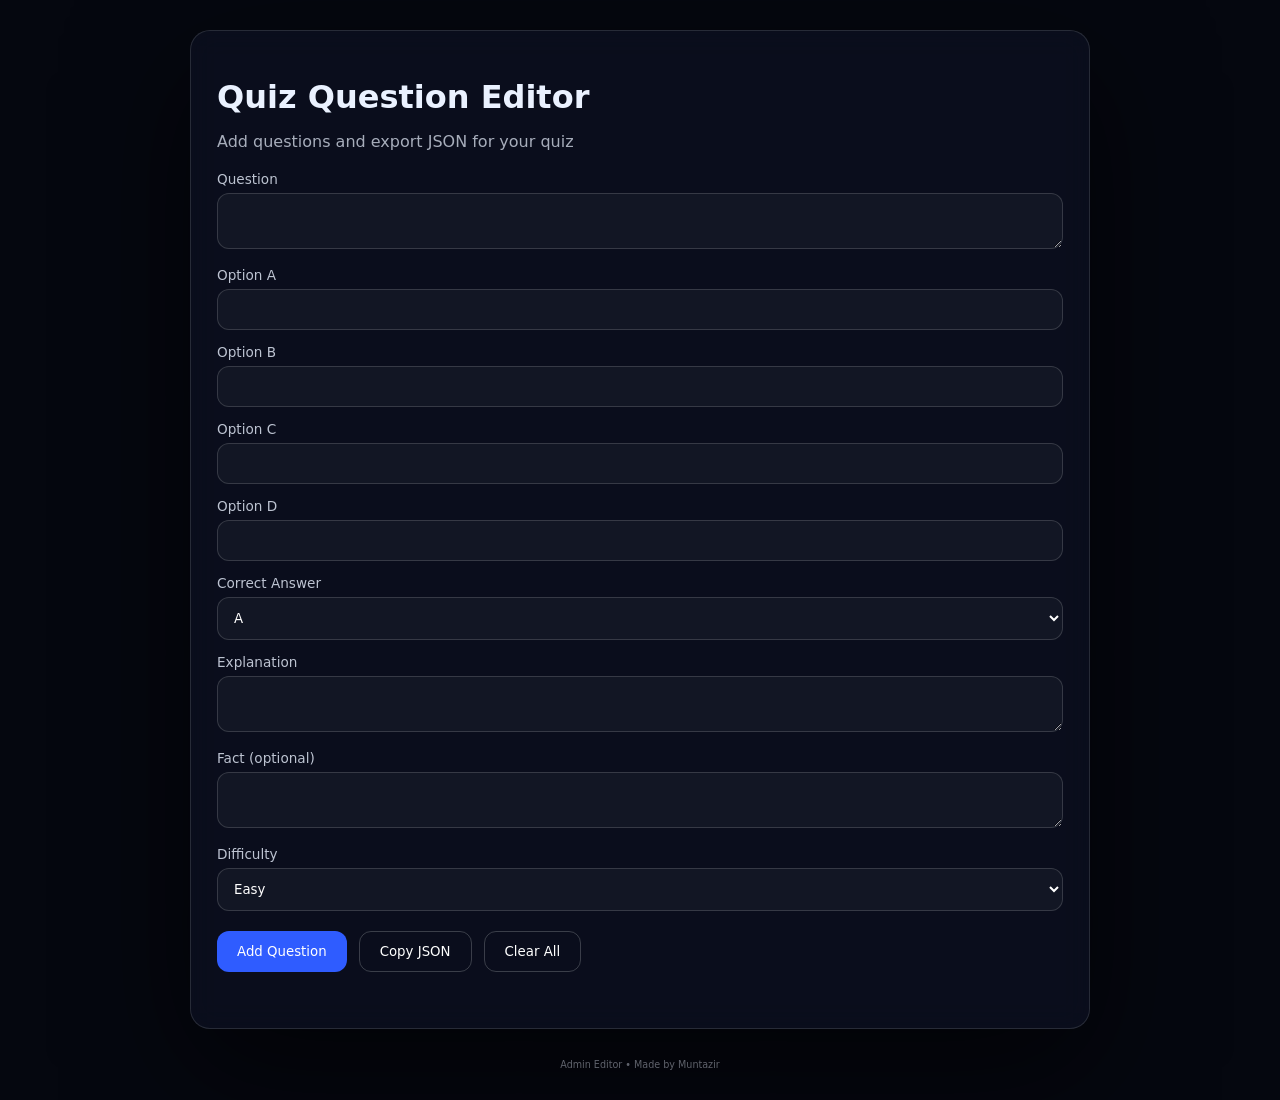
<file: public/admin.html>
<!DOCTYPE html>
<html lang="en">
<head>
<meta charset="UTF-8">
<meta name="viewport" content="width=device-width, initial-scale=1">
<title>Quiz Question Editor</title>

<style>
*{box-sizing:border-box;font-family:Inter,system-ui,sans-serif}

body{
  margin:0;
  min-height:100vh;
  background:#05070f;
  color:#eaf1ff;
  padding:30px;
}

h1{margin-bottom:8px}
p{opacity:.7;margin-bottom:20px}

/* GLASS CARD */
.card{
  max-width:900px;
  margin:auto;
  padding:26px;
  background:rgba(12,16,32,.8);
  backdrop-filter:blur(14px);
  border-radius:20px;
  border:1px solid rgba(255,255,255,.12);
  box-shadow:0 40px 120px rgba(0,0,0,.6);
}

label{
  font-size:.85rem;
  opacity:.8;
  display:block;
  margin-top:14px;
}

input,textarea,select{
  width:100%;
  margin-top:6px;
  padding:12px;
  border-radius:12px;
  border:1px solid rgba(255,255,255,.15);
  background:rgba(255,255,255,.04);
  color:#fff;
}

textarea{resize:vertical}

button{
  margin-top:20px;
  padding:12px 20px;
  border-radius:12px;
  border:none;
  background:#2f5cff;
  color:#fff;
  cursor:pointer;
}

button.secondary{
  background:transparent;
  border:1px solid rgba(255,255,255,.2);
}

.actions{
  display:flex;
  gap:12px;
  flex-wrap:wrap;
}

.preview{
  margin-top:30px;
}

.qbox{
  padding:16px;
  margin-bottom:14px;
  border-radius:14px;
  background:rgba(0,0,0,.35);
  border:1px solid rgba(255,255,255,.1);
}

.qbox b{color:#6dffcc}

footer{
  text-align:center;
  margin-top:30px;
  font-size:.6rem;
  opacity:.4;
}
</style>
</head>

<body>

<div class="card">
  <h1>Quiz Question Editor</h1>
  <p>Add questions and export JSON for your quiz</p>

  <label>Question</label>
  <textarea id="question"></textarea>

  <label>Option A</label>
  <input id="a">

  <label>Option B</label>
  <input id="b">

  <label>Option C</label>
  <input id="c">

  <label>Option D</label>
  <input id="d">

  <label>Correct Answer</label>
  <select id="answer">
    <option value="0">A</option>
    <option value="1">B</option>
    <option value="2">C</option>
    <option value="3">D</option>
  </select>

  <label>Explanation</label>
  <textarea id="explanation"></textarea>

  <label>Fact (optional)</label>
  <textarea id="fact"></textarea>

  <label>Difficulty</label>
  <select id="difficulty">
    <option>Easy</option>
    <option>Medium</option>
    <option>Hard</option>
  </select>

  <div class="actions">
    <button onclick="add()">Add Question</button>
    <button class="secondary" onclick="copy()">Copy JSON</button>
    <button class="secondary" onclick="clearAll()">Clear All</button>
  </div>

  <div class="preview" id="preview"></div>
</div>

<footer>Admin Editor • Made by Muntazir</footer>

<script>
let data=[];

function add(){
  const q={
    question:question.value.trim(),
    options:[a.value,b.value,c.value,d.value],
    answer:Number(answer.value),
    explanation:explanation.value.trim(),
    fact:fact.value.trim(),
    difficulty:difficulty.value
  };

  if(!q.question||q.options.some(o=>!o)||!q.explanation){
    alert("Please fill all required fields");
    return;
  }

  data.push(q);
  render();
  clearForm();
}

function render(){
  preview.innerHTML="";
  data.forEach((q,i)=>{
    const div=document.createElement("div");
    div.className="qbox";
    div.innerHTML=`
      <b>Q${i+1}:</b> ${q.question}<br>
      A. ${q.options[0]}<br>
      B. ${q.options[1]}<br>
      C. ${q.options[2]}<br>
      D. ${q.options[3]}<br>
      <small>Answer: ${"ABCD"[q.answer]} • ${q.difficulty}</small>
    `;
    preview.appendChild(div);
  });
}

function copy(){
  navigator.clipboard.writeText(JSON.stringify(data,null,2));
  alert("JSON copied to clipboard");
}

function clearAll(){
  if(confirm("Clear all questions?")){
    data=[];
    render();
  }
}

function clearForm(){
  question.value=a.value=b.value=c.value=d.value="";
  explanation.value=fact.value="";
}
</script>

</body>
</html>
</file>
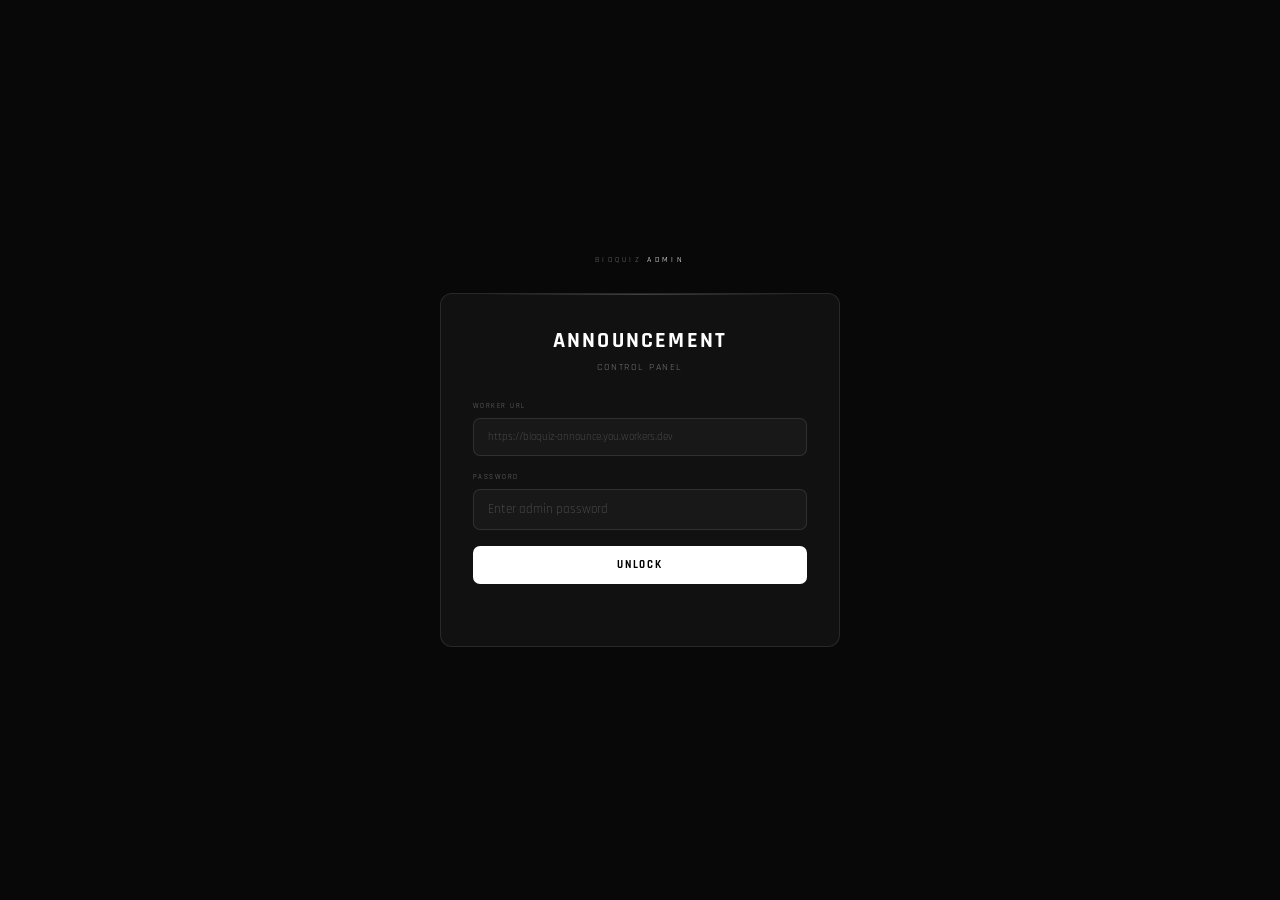
<file: public/announce-admin.html>
<!DOCTYPE html>
<html lang="en">
<head>
<meta charset="UTF-8">
<meta name="viewport" content="width=device-width, initial-scale=1.0">
<title>BioQuiz — Announcement Admin</title>
<link rel="preconnect" href="https://fonts.googleapis.com">
<link href="https://fonts.googleapis.com/css2?family=Rajdhani:wght@400;600;700;900&display=swap" rel="stylesheet">
<style>
*,*::before,*::after{box-sizing:border-box;margin:0;padding:0}
:root{
  --bg:#080808;--dark:#111;--dark2:#181818;--dark3:#222;
  --white:#fff;--muted:rgba(255,255,255,.4);--border:rgba(255,255,255,.1);--border2:rgba(255,255,255,.22);
  --blue:#0070d1;--blue-glow:rgba(0,112,209,.3);
  --green:#34d399;--red:#f87171;--amber:#fbbf24;
}
html,body{height:100%;background:var(--bg)}
body{color:var(--white);font-family:'Rajdhani',sans-serif;display:flex;flex-direction:column;align-items:center;justify-content:center;min-height:100vh;padding:20px}

/* ── LOGIN ── */
#loginScreen{width:100%;max-width:400px;animation:fadeUp .5s ease both}
.login-logo{font-size:.52rem;letter-spacing:.4em;color:var(--muted);text-align:center;margin-bottom:28px}
.login-logo span{color:var(--white)}
.login-card{background:var(--dark);border:1px solid var(--border);border-radius:12px;padding:32px;position:relative;overflow:hidden}
.login-card::before{content:'';position:absolute;top:0;left:10%;width:80%;height:1px;background:linear-gradient(to right,transparent,rgba(255,255,255,.2),transparent)}
.login-title{font-size:1.4rem;font-weight:900;letter-spacing:.1em;color:var(--white);margin-bottom:6px;text-align:center}
.login-sub{font-size:.62rem;letter-spacing:.15em;color:var(--muted);text-align:center;margin-bottom:28px}
.field{margin-bottom:16px}
.field label{display:block;font-size:.46rem;letter-spacing:.2em;color:var(--muted);margin-bottom:7px}
.field input{width:100%;background:var(--dark2);border:1px solid var(--border);border-radius:7px;padding:11px 14px;color:var(--white);font-family:'Rajdhani',sans-serif;font-size:.82rem;outline:none;transition:border-color .2s}
.field input:focus{border-color:var(--border2)}
.field input::placeholder{color:rgba(255,255,255,.2)}
.login-btn{width:100%;padding:12px;background:var(--white);color:#000;border:none;border-radius:7px;font-family:'Rajdhani',sans-serif;font-size:.7rem;font-weight:900;letter-spacing:.16em;cursor:pointer;transition:opacity .2s}
.login-btn:hover{opacity:.88}
.login-err{font-size:.58rem;letter-spacing:.12em;color:var(--red);text-align:center;margin-top:12px;min-height:18px}

/* ── ADMIN ── */
#adminScreen{width:100%;max-width:680px;display:none;animation:fadeUp .4s ease both}
.admin-header{display:flex;align-items:center;justify-content:space-between;margin-bottom:28px}
.admin-title{font-size:1.2rem;font-weight:900;letter-spacing:.1em}
.admin-tag{font-size:.4rem;letter-spacing:.28em;background:rgba(255,255,255,.08);border:1px solid var(--border);padding:4px 10px;border-radius:4px;color:var(--muted)}
.logout-btn{font-size:.48rem;letter-spacing:.14em;background:none;border:1px solid var(--border);color:var(--muted);padding:6px 14px;border-radius:6px;cursor:pointer;transition:all .2s}
.logout-btn:hover{color:var(--white);border-color:var(--border2)}

.admin-card{background:var(--dark);border:1px solid var(--border);border-radius:12px;padding:28px;margin-bottom:16px;position:relative;overflow:hidden}
.admin-card::before{content:'';position:absolute;top:0;left:8%;width:84%;height:1px;background:linear-gradient(to right,transparent,rgba(255,255,255,.15),transparent)}
.card-title{font-size:.52rem;letter-spacing:.3em;color:var(--muted);margin-bottom:20px;display:flex;align-items:center;gap:10px}
.card-title::after{content:'';flex:1;height:1px;background:var(--border)}

.f-group{margin-bottom:16px}
.f-label{display:block;font-size:.44rem;letter-spacing:.2em;color:var(--muted);margin-bottom:7px}
.f-input,.f-select,.f-textarea{
  width:100%;background:var(--dark2);border:1px solid var(--border);border-radius:7px;
  padding:10px 13px;color:var(--white);font-family:'Rajdhani',sans-serif;font-size:.82rem;
  outline:none;transition:border-color .2s;-webkit-appearance:none;
}
.f-input:focus,.f-select:focus,.f-textarea:focus{border-color:var(--border2)}
.f-input::placeholder,.f-textarea::placeholder{color:rgba(255,255,255,.2)}
.f-select option{background:#181818}
.f-textarea{resize:vertical;min-height:70px;line-height:1.5}
.f-row{display:grid;grid-template-columns:1fr 1fr;gap:12px}
.f-row3{display:grid;grid-template-columns:1fr 1fr 1fr;gap:12px}

/* Color picker row */
.color-row{display:flex;gap:8px;flex-wrap:wrap;margin-top:4px}
.color-chip{
  width:32px;height:32px;border-radius:6px;cursor:pointer;border:2px solid transparent;
  transition:all .2s;flex-shrink:0;
}
.color-chip:hover,.color-chip.on{border-color:var(--white);transform:scale(1.1)}
.color-chip.custom{background:linear-gradient(135deg,#f00,#0f0,#00f);display:flex;align-items:center;justify-content:center;font-size:10px}
.color-input-wrap{position:relative;display:flex;align-items:center;gap:8px;margin-top:8px}
.color-swatch{width:32px;height:32px;border-radius:6px;border:1px solid var(--border);cursor:pointer;flex-shrink:0;overflow:hidden}
.color-swatch input[type=color]{opacity:0;position:absolute;width:100%;height:100%;cursor:pointer}

/* Toggle */
.toggle-row{display:flex;align-items:center;justify-content:space-between;padding:10px 0}
.toggle-label{font-size:.7rem;font-weight:600;color:var(--white)}
.toggle-sub{font-size:.58rem;color:var(--muted);margin-top:2px}
.toggle{position:relative;width:44px;height:24px;flex-shrink:0}
.toggle input{opacity:0;width:0;height:0}
.toggle-slider{position:absolute;inset:0;background:var(--dark3);border:1px solid var(--border);border-radius:24px;cursor:pointer;transition:all .25s}
.toggle-slider::before{content:'';position:absolute;width:16px;height:16px;left:3px;top:50%;transform:translateY(-50%);background:var(--muted);border-radius:50%;transition:all .25s}
.toggle input:checked + .toggle-slider{background:rgba(52,211,153,.2);border-color:var(--green)}
.toggle input:checked + .toggle-slider::before{transform:translate(20px,-50%);background:var(--green)}

/* Preview */
.preview-wrap{margin-top:0}
.preview-label{font-size:.44rem;letter-spacing:.2em;color:var(--muted);margin-bottom:10px}
.preview-bar{
  border-radius:8px;height:36px;display:flex;align-items:center;justify-content:center;
  padding:0 16px;transition:all .3s;border:1px solid rgba(255,255,255,.08);
  font-family:'Rajdhani',sans-serif;font-size:.56rem;letter-spacing:.14em;
  overflow:hidden;position:relative;
}
.preview-dot{width:6px;height:6px;border-radius:50%;margin-right:8px;flex-shrink:0;animation:pulse 2s ease infinite}
@keyframes pulse{0%,100%{opacity:1}50%{opacity:.3}}
.preview-text{white-space:nowrap;overflow:hidden;text-overflow:ellipsis}

/* Buttons */
.btn-row{display:flex;gap:10px;margin-top:8px}
.save-btn{
  flex:1;padding:13px;background:var(--white);color:#000;border:none;border-radius:8px;
  font-family:'Rajdhani',sans-serif;font-size:.68rem;font-weight:900;letter-spacing:.16em;
  cursor:pointer;transition:opacity .2s;
}
.save-btn:hover{opacity:.88}
.clear-btn{
  padding:13px 20px;background:none;color:var(--red);border:1px solid rgba(248,113,113,.3);
  border-radius:8px;font-family:'Rajdhani',sans-serif;font-size:.62rem;font-weight:700;
  letter-spacing:.12em;cursor:pointer;transition:all .2s;
}
.clear-btn:hover{background:rgba(248,113,113,.08);border-color:var(--red)}
.status-msg{font-size:.56rem;letter-spacing:.12em;text-align:center;min-height:20px;margin-top:10px;transition:opacity .3s}
.status-msg.ok{color:var(--green)}.status-msg.err{color:var(--red)}.status-msg.loading{color:var(--amber)}

/* Change password */
.pwd-section{margin-top:8px}
.change-pwd-btn{
  font-size:.5rem;letter-spacing:.14em;background:none;border:1px solid var(--border);
  color:var(--muted);padding:7px 14px;border-radius:6px;cursor:pointer;transition:all .2s;
}
.change-pwd-btn:hover{color:var(--white);border-color:var(--border2)}
.pwd-fields{display:none;margin-top:14px}
.pwd-fields.show{display:grid;grid-template-columns:1fr 1fr;gap:10px}

@keyframes fadeUp{from{opacity:0;transform:translateY(16px)}to{opacity:1;transform:translateY(0)}}
@keyframes shake{0%,100%{transform:translateX(0)}20%,60%{transform:translateX(-6px)}40%,80%{transform:translateX(6px)}}
.shake{animation:shake .4s ease}

@media(max-width:520px){
  .f-row,.f-row3,.pwd-fields.show{grid-template-columns:1fr}
  .btn-row{flex-direction:column}
}
</style>
</head>
<body>

<!-- ── LOGIN ── -->
<div id="loginScreen">
  <div class="login-logo">BIOQUIZ <span>ADMIN</span></div>
  <div class="login-card">
    <div class="login-title">ANNOUNCEMENT</div>
    <div class="login-sub">CONTROL PANEL</div>
    <div class="field">
      <label>WORKER URL</label>
      <input type="url" id="workerUrlInput" placeholder="https://bioquiz-announce.you.workers.dev" autocomplete="off" autocapitalize="none" spellcheck="false" style="font-size:.7rem">
    </div>
    <div class="field">
      <label>PASSWORD</label>
      <input type="password" id="pwdInput" placeholder="Enter admin password" autocomplete="current-password">
    </div>
    <button class="login-btn" onclick="doLogin()">UNLOCK</button>
    <div class="login-err" id="loginErr"></div>
  </div>
</div>

<!-- ── ADMIN PANEL ── -->
<div id="adminScreen">

  <div class="admin-header">
    <div>
      <div class="admin-title">ANNOUNCEMENT BAR</div>
    </div>
    <div style="display:flex;align-items:center;gap:10px">
      <span class="admin-tag">ADMIN</span>
      <button class="logout-btn" onclick="doLogout()">SIGN OUT</button>
    </div>
  </div>

  <!-- Content -->
  <div class="admin-card">
    <div class="card-title">CONTENT</div>

    <div class="toggle-row">
      <div>
        <div class="toggle-label">Bar Visible</div>
        <div class="toggle-sub">Show or hide the announcement bar</div>
      </div>
      <label class="toggle"><input type="checkbox" id="togVisible" checked onchange="updatePreview()"><span class="toggle-slider"></span></label>
    </div>

    <div class="f-group" style="margin-top:14px">
      <label class="f-label">ANNOUNCEMENT TEXT</label>
      <input type="text" class="f-input" id="fText" placeholder="e.g. Strait of Hormuz — Presentation" oninput="updatePreview()">
    </div>
    <div class="f-row">
      <div class="f-group">
        <label class="f-label">LINK URL (optional)</label>
        <input type="text" class="f-input" id="fLink" placeholder="e.g. presentation.html" oninput="updatePreview()">
      </div>
      <div class="f-group">
        <label class="f-label">LINK TARGET</label>
        <select class="f-select" id="fTarget">
          <option value="_self">Same tab</option>
          <option value="_blank">New tab</option>
        </select>
      </div>
    </div>
  </div>

  <!-- Appearance -->
  <div class="admin-card">
    <div class="card-title">APPEARANCE</div>

    <div class="f-group">
      <label class="f-label">BACKGROUND PRESET</label>
      <div class="color-row" id="bgPresets">
        <div class="color-chip on" data-bg="rgba(0,45,120,.94)" data-border="rgba(0,112,209,.3)" data-dot="#60a5fa" style="background:rgba(0,45,120,.94)" title="Blue (default)" onclick="selectPreset(this)"></div>
        <div class="color-chip" data-bg="rgba(20,80,20,.92)" data-border="rgba(52,211,153,.3)" data-dot="#34d399" style="background:rgba(20,80,20,.92)" title="Green" onclick="selectPreset(this)"></div>
        <div class="color-chip" data-bg="rgba(100,40,0,.94)" data-border="rgba(251,191,36,.3)" data-dot="#fbbf24" style="background:rgba(100,40,0,.94)" title="Amber" onclick="selectPreset(this)"></div>
        <div class="color-chip" data-bg="rgba(80,0,0,.94)" data-border="rgba(248,113,113,.3)" data-dot="#f87171" style="background:rgba(80,0,0,.94)" title="Red" onclick="selectPreset(this)"></div>
        <div class="color-chip" data-bg="rgba(60,0,100,.94)" data-border="rgba(167,139,250,.3)" data-dot="#a78bfa" style="background:rgba(60,0,100,.94)" title="Violet" onclick="selectPreset(this)"></div>
        <div class="color-chip" data-bg="rgba(0,0,0,.95)" data-border="rgba(255,255,255,.15)" data-dot="#fff" style="background:#1a1a1a;border-color:rgba(255,255,255,.3)" title="Dark" onclick="selectPreset(this)"></div>
      </div>
    </div>

    <div class="f-row3">
      <div class="f-group">
        <label class="f-label">DOT COLOR</label>
        <div class="color-input-wrap">
          <div class="color-swatch" id="dotSwatch">
            <input type="color" id="dotColor" value="#60a5fa" oninput="syncSwatch('dot');updatePreview()">
          </div>
          <input type="text" class="f-input" id="dotColorText" value="#60a5fa" style="flex:1" oninput="syncColor('dot')">
        </div>
      </div>
      <div class="f-group">
        <label class="f-label">TEXT COLOR</label>
        <div class="color-input-wrap">
          <div class="color-swatch" id="txtSwatch">
            <input type="color" id="txtColor" value="#d1d8f0" oninput="syncSwatch('txt');updatePreview()">
          </div>
          <input type="text" class="f-input" id="txtColorText" value="#d1d8f0" style="flex:1" oninput="syncColor('txt')">
        </div>
      </div>
      <div class="f-group">
        <label class="f-label">TEXT SIZE</label>
        <select class="f-select" id="fSize" onchange="updatePreview()">
          <option value=".48rem">Small</option>
          <option value=".52rem" selected>Medium</option>
          <option value=".58rem">Large</option>
        </select>
      </div>
    </div>

    <div class="f-group">
      <label class="f-label">ICON / EMOJI (optional)</label>
      <div style="display:flex;gap:8px;flex-wrap:wrap;margin-bottom:8px" id="emojiRow">
        <button class="color-chip" style="background:var(--dark2);font-size:14px;border-radius:6px" onclick="setEmoji('🔥')" title="Fire">🔥</button>
        <button class="color-chip" style="background:var(--dark2);font-size:14px;border-radius:6px" onclick="setEmoji('📢')" title="Announce">📢</button>
        <button class="color-chip" style="background:var(--dark2);font-size:14px;border-radius:6px" onclick="setEmoji('⚡')" title="Lightning">⚡</button>
        <button class="color-chip" style="background:var(--dark2);font-size:14px;border-radius:6px" onclick="setEmoji('🌍')" title="Globe">🌍</button>
        <button class="color-chip" style="background:var(--dark2);font-size:14px;border-radius:6px" onclick="setEmoji('📚')" title="Study">📚</button>
        <button class="color-chip" style="background:var(--dark2);font-size:14px;border-radius:6px" onclick="setEmoji('🧬')" title="Biology">🧬</button>
        <button class="color-chip" style="background:var(--dark2);font-size:12px;border-radius:6px;color:var(--muted)" onclick="setEmoji('')" title="None">✕</button>
      </div>
      <input type="text" class="f-input" id="fEmoji" placeholder="Or type any emoji / text prefix" oninput="updatePreview()" style="width:180px">
    </div>

    <!-- Live preview -->
    <div class="preview-wrap">
      <div class="preview-label">PREVIEW</div>
      <div class="preview-bar" id="previewBar">
        <div class="preview-dot" id="previewDot"></div>
        <span class="preview-text" id="previewText">Announcement text here</span>
      </div>
    </div>
  </div>

  <!-- Save -->
  <div class="admin-card">
    <div class="card-title">ACTIONS</div>
    <div class="btn-row">
      <button class="save-btn" onclick="saveAnnouncement()">SAVE &amp; PUBLISH</button>
      <button class="clear-btn" onclick="clearAnnouncement()">HIDE BAR</button>
    </div>
    <div class="status-msg" id="statusMsg"></div>

    <div class="pwd-section" style="margin-top:20px;padding-top:16px;border-top:1px solid var(--border)">
      <div style="font-size:.52rem;letter-spacing:.12em;color:rgba(255,255,255,.3);line-height:1.6">
        🔒 Password is stored as a <strong style="color:rgba(255,255,255,.55)">Cloudflare Worker Secret</strong>.<br>
        To change it: CF Dashboard → Your Worker → <em>Settings → Variables → ADMIN_PASSWORD</em>
      </div>
    </div>
  </div>
</div>

<script>
/* ── CONFIG — URL comes from UI input, stored in localStorage ── */
var WORKER_URL = localStorage.getItem('bq_worker_url') || '';
var SESSION_KEY = 'bq_admin_session';
var _password = '';

/* ── PREFILL URL input on page load ── */
window.addEventListener('DOMContentLoaded', function(){
  var urlInp = document.getElementById('workerUrlInput');
  if (urlInp && WORKER_URL) urlInp.value = WORKER_URL;
});

/* ── AUTO-SESSION ── */
var _sess = sessionStorage.getItem(SESSION_KEY);
if (_sess) {
  _password = _sess;
  WORKER_URL = localStorage.getItem('bq_worker_url') || '';
  setTimeout(showAdmin, 0);
}

/* ── AUTH ── */
function doLogin() {
  // Read URL from the input field — user typed/pasted it there
  var urlInp = document.getElementById('workerUrlInput');
  var url = (urlInp ? urlInp.value.trim() : '').replace(/\/$/, '');
  var pwd = document.getElementById('pwdInput').value.trim();

  if (!url) { loginErr('Paste your Worker URL in the field above.'); urlInp && urlInp.focus(); return; }
  if (!pwd) { loginErr('Enter your password.'); document.getElementById('pwdInput').focus(); return; }

  // Persist URL so user never has to type it again
  localStorage.setItem('bq_worker_url', url);
  WORKER_URL = url;

  var btn = document.querySelector('.login-btn');
  btn.textContent = 'CONNECTING…'; btn.disabled = true;

  fetch(url + '/health', { mode: 'cors', cache: 'no-store' })
    .then(function(r){ return r.json(); })
    .then(function(data){
      if (!data.ok) throw new Error('bad health');
      _password = pwd;
      sessionStorage.setItem(SESSION_KEY, pwd);
      btn.textContent = 'UNLOCK'; btn.disabled = false;
      showAdmin();
    })
    .catch(function(err){
      btn.textContent = 'UNLOCK'; btn.disabled = false;
      loginErr('Cannot reach Worker. Make sure the URL is correct and the Worker is deployed.');
    });
}

function shake() {
  var card = document.querySelector('.login-card');
  card.classList.remove('shake'); void card.offsetWidth; card.classList.add('shake');
}
function loginErr(msg) {
  document.getElementById('loginErr').textContent = msg;
  document.getElementById('pwdInput').value = '';
  document.getElementById('pwdInput').focus();
  setTimeout(function(){ document.getElementById('loginErr').textContent = ''; }, 4000);
}

document.getElementById('pwdInput').addEventListener('keydown', function(e){ if(e.key==='Enter') doLogin(); });
document.addEventListener('DOMContentLoaded', function(){
  var urlInp = document.getElementById('workerUrlInput');
  if(urlInp) urlInp.addEventListener('keydown', function(e){
    if(e.key==='Enter') document.getElementById('pwdInput').focus();
  });
});

function doLogout() {
  sessionStorage.removeItem(SESSION_KEY);
  _password = '';
  document.getElementById('adminScreen').style.display = 'none';
  document.getElementById('loginScreen').style.display = 'block';
  document.getElementById('pwdInput').value = '';
}

function showAdmin() {
  document.getElementById('loginScreen').style.display = 'none';
  document.getElementById('adminScreen').style.display = 'block';
  loadCurrentSettings();
  updatePreview();
  syncSwatch('dot'); syncSwatch('txt');
}

/* ── LOAD CURRENT SETTINGS FROM WORKER ── */
function loadCurrentSettings() {
  showStatus('Loading current config…', 'loading');
  fetch(WORKER_URL + '?t=' + Date.now())
    .then(function(r){ return r.json(); })
    .then(function(cfg){
      applyFormValues(cfg);
      showStatus('', '');
    })
    .catch(function(){
      showStatus('Could not load current config — showing defaults', 'err');
    });
}

function applyFormValues(cfg) {
  if (cfg.text    !== undefined) document.getElementById('fText').value    = cfg.text;
  if (cfg.link    !== undefined) document.getElementById('fLink').value    = cfg.link;
  if (cfg.target  !== undefined) document.getElementById('fTarget').value  = cfg.target;
  if (cfg.emoji   !== undefined) document.getElementById('fEmoji').value   = cfg.emoji;
  if (cfg.txtColor!== undefined) { document.getElementById('txtColor').value=cfg.txtColor; document.getElementById('txtColorText').value=cfg.txtColor; }
  if (cfg.dotColor!== undefined) { document.getElementById('dotColor').value=cfg.dotColor; document.getElementById('dotColorText').value=cfg.dotColor; }
  if (cfg.size    !== undefined) document.getElementById('fSize').value    = cfg.size;
  if (cfg.bg      !== undefined) {
    var chips = document.querySelectorAll('#bgPresets .color-chip');
    chips.forEach(function(c){ c.classList.remove('on'); });
    var matched = false;
    chips.forEach(function(c){ if(c.dataset.bg===cfg.bg){ c.classList.add('on'); matched=true; } });
    if(!matched && chips.length) chips[0].classList.add('on');
  }
  document.getElementById('togVisible').checked = cfg.visible !== false;
  syncSwatch('dot'); syncSwatch('txt');
  updatePreview();
}

/* ── PRESET SELECTION ── */
var _currentPreset = {bg:'rgba(0,45,120,.94)', border:'rgba(0,112,209,.3)', dot:'#60a5fa'};
function selectPreset(el) {
  document.querySelectorAll('#bgPresets .color-chip').forEach(function(c){ c.classList.remove('on'); });
  el.classList.add('on');
  _currentPreset = { bg: el.dataset.bg, border: el.dataset.border, dot: el.dataset.dot };
  document.getElementById('dotColor').value = el.dataset.dot;
  document.getElementById('dotColorText').value = el.dataset.dot;
  syncSwatch('dot'); updatePreview();
}

/* ── COLOR SYNC ── */
function syncSwatch(type) {
  var color = document.getElementById(type + 'Color').value;
  document.getElementById(type + 'Swatch').style.background = color;
  document.getElementById(type + 'ColorText').value = color;
}
function syncColor(type) {
  var val = document.getElementById(type + 'ColorText').value.trim();
  if (/^#[0-9a-fA-F]{3,8}$/.test(val) || /^rgba?\(/.test(val)) {
    document.getElementById(type + 'Color').value = val.startsWith('#') ? val.slice(0,7) : val;
    document.getElementById(type + 'Swatch').style.background = val;
    updatePreview();
  }
}

/* ── EMOJI ── */
function setEmoji(e) { document.getElementById('fEmoji').value = e; updatePreview(); }

/* ── LIVE PREVIEW ── */
function updatePreview() {
  var visible  = document.getElementById('togVisible').checked;
  var text     = document.getElementById('fText').value || 'Announcement text here';
  var emoji    = document.getElementById('fEmoji').value;
  var dotColor = document.getElementById('dotColor').value;
  var txtColor = document.getElementById('txtColor').value;
  var size     = document.getElementById('fSize').value;
  var onChip   = document.querySelector('#bgPresets .color-chip.on');
  var bg       = onChip ? onChip.dataset.bg     : 'rgba(0,45,120,.94)';
  var border   = onChip ? onChip.dataset.border  : 'rgba(0,112,209,.3)';

  var bar = document.getElementById('previewBar');
  var dot = document.getElementById('previewDot');
  var txt = document.getElementById('previewText');
  bar.style.background  = visible ? bg : 'rgba(30,30,30,.5)';
  bar.style.borderColor = visible ? border : 'rgba(255,255,255,.06)';
  bar.style.opacity     = visible ? '1' : '.35';
  dot.style.background  = dotColor;
  dot.style.boxShadow   = '0 0 6px ' + dotColor;
  txt.style.color       = visible ? txtColor : 'rgba(255,255,255,.3)';
  txt.style.fontSize    = size;
  txt.textContent       = (emoji ? emoji + '  ' : '') + (visible ? text : '— Bar hidden —');
}

/* ── SAVE & PUBLISH (posts to Worker) ── */
function saveAnnouncement() {
  if (!_password) { showStatus('Not logged in — please refresh', 'err'); return; }
  var onChip = document.querySelector('#bgPresets .color-chip.on');
  var cfg = {
    visible:  document.getElementById('togVisible').checked,
    text:     document.getElementById('fText').value.trim(),
    link:     document.getElementById('fLink').value.trim(),
    target:   document.getElementById('fTarget').value,
    emoji:    document.getElementById('fEmoji').value,
    bg:       onChip ? onChip.dataset.bg     : 'rgba(0,45,120,.94)',
    bgBorder: onChip ? onChip.dataset.border  : 'rgba(0,112,209,.3)',
    dotColor: document.getElementById('dotColor').value,
    txtColor: document.getElementById('txtColor').value,
    size:     document.getElementById('fSize').value,
  };

  var btn = document.querySelector('.save-btn');
  btn.textContent = 'PUBLISHING…'; btn.disabled = true;
  showStatus('Saving to Cloudflare…', 'loading');

  fetch(WORKER_URL, {
    method: 'POST',
    headers: {'Content-Type':'application/json'},
    body: JSON.stringify({ password: _password, config: cfg })
  })
  .then(function(r){ return r.json().then(function(j){ return {status:r.status,body:j}; }); })
  .then(function(res){
    btn.textContent = 'SAVE & PUBLISH'; btn.disabled = false;
    if (res.status === 200) {
      showStatus('✓ PUBLISHED — live everywhere instantly', 'ok');
    } else if (res.status === 401) {
      showStatus('❌ Incorrect password — sign out and try again', 'err');
      // Force re-login
      setTimeout(function(){
        sessionStorage.removeItem(SESSION_KEY);
        _password = '';
        document.getElementById('adminScreen').style.display = 'none';
        document.getElementById('loginScreen').style.display = 'block';
        document.getElementById('pwdInput').value = '';
        document.getElementById('pwdInput').focus();
      }, 1500);
    } else {
      showStatus('Error ' + res.status + ': ' + (res.body && res.body.error || 'Unknown'), 'err');
    }
  })
  .catch(function(e){
    btn.textContent = 'SAVE & PUBLISH'; btn.disabled = false;
    showStatus('Network error — check your connection', 'err');
  });
}

/* ── HIDE BAR ── */
function clearAnnouncement() {
  document.getElementById('togVisible').checked = false;
  updatePreview();
  saveAnnouncement();
}

/* ── STATUS ── */
function showStatus(msg, type) {
  var el = document.getElementById('statusMsg');
  el.textContent = msg;
  el.className = 'status-msg' + (type ? ' ' + type : '');
  if (type === 'ok') setTimeout(function(){ el.textContent=''; el.className='status-msg'; }, 4000);
}

// Remove change-password section note: password is now a Cloudflare Worker Secret.
// To change it: CF Dashboard → Worker → Settings → Variables → ADMIN_PASSWORD → Edit


// Init
updatePreview();
syncSwatch('dot'); syncSwatch('txt');
</script>
</body>
</html>
</file>
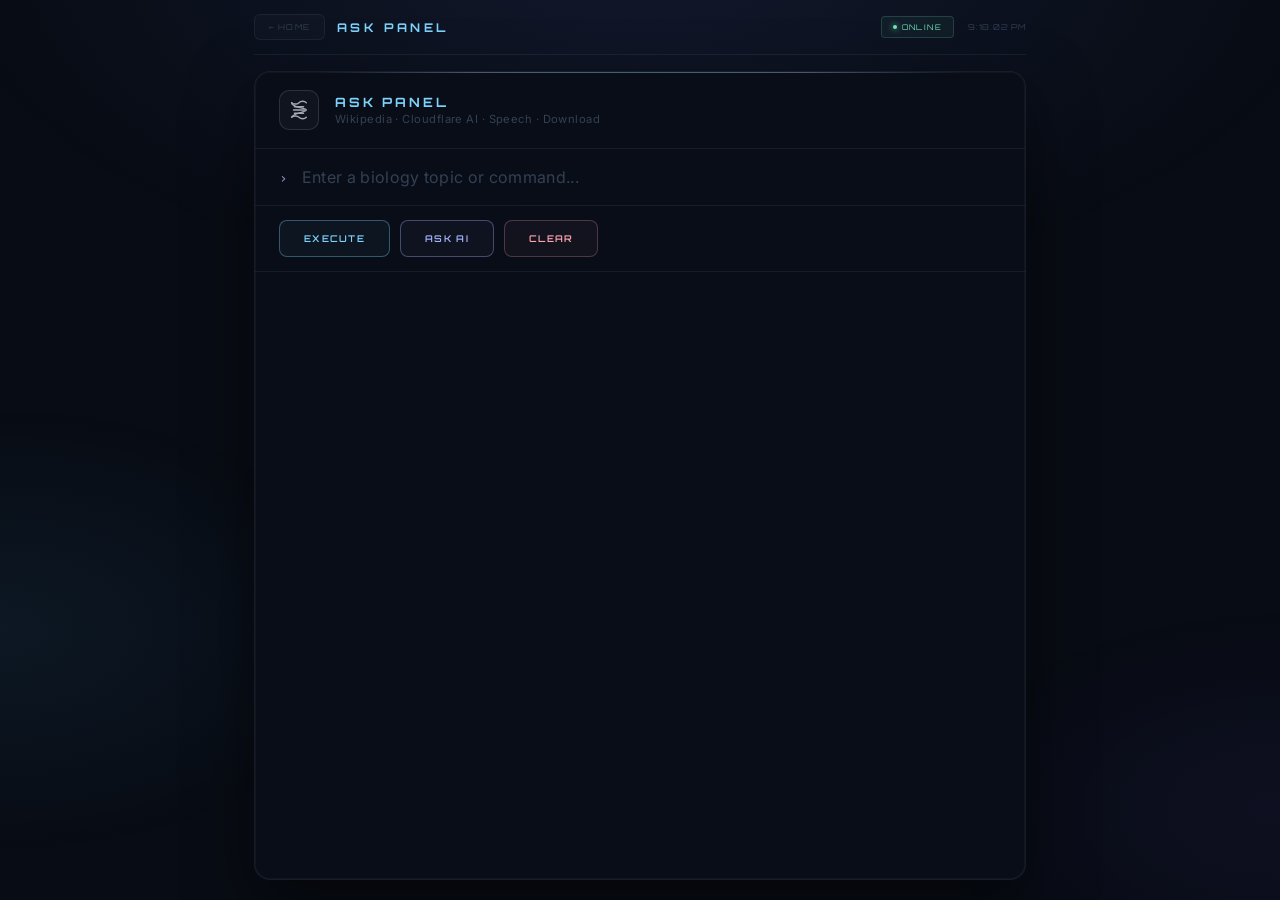
<file: public/ask.html>
<!DOCTYPE html>
<html lang="en">
<head>
<meta charset="UTF-8">
<meta name="viewport" content="width=device-width, initial-scale=1.0">
<title>Ask Panel</title>
<link rel="preconnect" href="https://fonts.googleapis.com">
<link href="https://fonts.googleapis.com/css2?family=Orbitron:wght@400;600;700&family=Inter:wght@300;400;500;600&display=swap" rel="stylesheet">
<style>
*,*::before,*::after{box-sizing:border-box;margin:0;padding:0}
html,body{height:100%;overflow:hidden}

:root{
  --bg:        #080c14;
  --surface:   #0c1220;
  --card:      #101828;
  --border:    rgba(148,163,184,.1);
  --border-hi: rgba(148,163,184,.2);
  --accent:    #7dd3fc;   /* soft sky blue */
  --accent2:   #a5b4fc;   /* soft indigo */
  --accent3:   #6ee7b7;   /* soft emerald */
  --dim1:      rgba(125,211,252,.1);
  --dim2:      rgba(165,180,252,.1);
  --text:      #e2e8f0;
  --sub:       rgba(226,232,240,.55);
  --muted:     #334155;
  --hot:       #fda4af;
}

body{
  background:var(--bg);
  color:var(--text);
  font-family:'Inter',sans-serif;
  display:flex;flex-direction:column;
}

/* ── STATIC BG — no animation = zero lag ── */
body::before{
  content:'';position:fixed;inset:0;z-index:0;pointer-events:none;
  background:
    radial-gradient(ellipse 100% 70% at 50% -5%,  rgba(99,130,255,.1)  0%, transparent 55%),
    radial-gradient(ellipse 60%  50% at 0%   70%,  rgba(80,180,255,.07) 0%, transparent 50%),
    radial-gradient(ellipse 55%  45% at 100% 90%,  rgba(120,80,255,.06) 0%, transparent 50%);
}

/* ── SHELL ── */
.shell{
  position:relative;z-index:1;
  height:100vh;display:flex;flex-direction:column;
  max-width:820px;margin:0 auto;width:100%;padding:0 24px;
}

/* ═══════════════════════════
   TOPBAR
═══════════════════════════ */
.topbar{
  display:flex;align-items:center;justify-content:space-between;
  padding:14px 0;
  border-bottom:1px solid var(--border);
  flex-shrink:0;
}
.tb-left{display:flex;align-items:center;gap:12px}

.back-btn{
  font-family:'Orbitron',monospace;font-size:.5rem;letter-spacing:.15em;
  color:var(--muted);text-decoration:none;
  border:1px solid var(--border);padding:7px 14px;border-radius:6px;
  background:rgba(255,255,255,.02);
  transition:color .2s,border-color .2s,background .2s;
}
.back-btn:hover{color:var(--accent);border-color:rgba(125,211,252,.3);background:var(--dim1)}

.brand{
  font-family:'Orbitron',monospace;font-size:.75rem;font-weight:700;
  letter-spacing:.28em;color:var(--accent);
}

.tb-right{display:flex;align-items:center;gap:14px}
.badge{
  font-family:'Orbitron',monospace;font-size:.48rem;letter-spacing:.18em;
  color:var(--accent3);
  border:1px solid rgba(110,231,183,.18);
  padding:5px 11px;border-radius:4px;
  background:rgba(110,231,183,.05);
  display:flex;align-items:center;gap:5px;
}
.badge::before{
  content:'';width:4px;height:4px;border-radius:50%;
  background:var(--accent3);box-shadow:0 0 6px var(--accent3);
  animation:dot-pulse 2.5s ease infinite;
}
@keyframes dot-pulse{0%,100%{opacity:1}50%{opacity:.3}}
#clock{font-family:'Orbitron',monospace;font-size:.5rem;letter-spacing:.1em;color:var(--muted)}

/* ═══════════════════════════
   PANEL
═══════════════════════════ */
.panel{
  flex:1;display:flex;flex-direction:column;
  margin:16px 0 20px;
  border-radius:16px;overflow:hidden;
  border:1px solid var(--border);
  background:rgba(10,14,24,.96);
  box-shadow:0 24px 64px rgba(0,0,0,.5),0 0 0 1px rgba(255,255,255,.03) inset;
  position:relative;
}

/* soft glow line at top */
.panel::before{
  content:'';
  position:absolute;top:0;left:8%;width:84%;height:1px;
  background:linear-gradient(to right,transparent,var(--accent2),var(--accent),var(--accent2),transparent);
  opacity:.4;
}

/* ── PANEL HEADER ── */
.p-head{
  display:flex;align-items:center;gap:16px;
  padding:18px 24px;
  border-bottom:1px solid var(--border);
  flex-shrink:0;
}

/* DNA LOGO */
.logo-wrap{
  width:40px;height:40px;flex-shrink:0;
  display:flex;align-items:center;justify-content:center;
  border:1px solid var(--border-hi);border-radius:10px;
  background:rgba(255,255,255,.03);
}
.logo-wrap svg{width:22px;height:22px;opacity:.7}

.p-titles{display:flex;flex-direction:column;gap:2px;flex:1}
.p-title{
  font-family:'Orbitron',monospace;font-size:.8rem;font-weight:700;
  letter-spacing:.22em;color:var(--accent);
}
.p-sub{font-size:.7rem;color:var(--muted);letter-spacing:.04em}

/* ── INPUT ── */
.input-row{
  display:flex;align-items:center;
  padding:0 24px;
  border-bottom:1px solid var(--border);
  flex-shrink:0;
  transition:background .25s;
}
.input-row:focus-within{background:rgba(125,211,252,.025)}

.prompt{
  font-family:'Orbitron',monospace;font-size:.9rem;
  color:var(--accent2);margin-right:14px;flex-shrink:0;
  opacity:.8;
}

#query{
  flex:1;background:transparent;border:none;outline:none;
  color:var(--text);font-family:'Inter',sans-serif;
  font-size:1rem;padding:18px 0;letter-spacing:.02em;
}
#query::placeholder{color:var(--muted)}

/* hidden compare — kept for ask.js */
#compareArea{
  display:none;align-items:center;
  padding:0 24px;border-bottom:1px solid var(--border);flex-shrink:0;
}
#query2{
  flex:1;background:transparent;border:none;outline:none;
  color:var(--text);font-family:'Inter',sans-serif;
  font-size:1rem;padding:15px 0;
}
#query2::placeholder{color:var(--muted)}

/* ── CONTROLS ── */
.controls{
  display:flex;gap:10px;padding:14px 24px;
  border-bottom:1px solid var(--border);
  flex-shrink:0;flex-wrap:wrap;
}

button{
  font-family:'Orbitron',monospace;font-size:.58rem;
  font-weight:600;letter-spacing:.14em;
  padding:12px 24px;border-radius:8px;
  background:transparent;cursor:pointer;border:1px solid;
  transition:background .2s,box-shadow .2s,transform .15s,border-color .2s;
}
button:hover{transform:translateY(-1px)}
button:active{transform:scale(.97)}
button:disabled{opacity:.35;cursor:not-allowed;transform:none!important;box-shadow:none!important}

#searchBtn{
  border-color:rgba(125,211,252,.35);color:var(--accent);
  background:rgba(125,211,252,.04);
}
#searchBtn:hover{
  background:rgba(125,211,252,.1);
  border-color:rgba(125,211,252,.6);
  box-shadow:0 0 20px rgba(125,211,252,.15),0 4px 14px rgba(0,0,0,.35);
}

#aiBtn{
  border-color:rgba(165,180,252,.35);color:var(--accent2);
  background:rgba(165,180,252,.04);
}
#aiBtn:hover{
  background:rgba(165,180,252,.1);
  border-color:rgba(165,180,252,.6);
  box-shadow:0 0 20px rgba(165,180,252,.15),0 4px 14px rgba(0,0,0,.35);
}
#aiBtn:disabled{opacity:.35;transform:none;box-shadow:none}

#clearBtn{
  border-color:rgba(253,164,175,.25);color:var(--hot);
  background:rgba(253,164,175,.04);
}
#clearBtn:hover{
  background:rgba(253,164,175,.08);
  border-color:rgba(253,164,175,.5);
  box-shadow:0 0 18px rgba(253,164,175,.12),0 4px 14px rgba(0,0,0,.3);
}

#compareBtn{display:none!important}

/* ── RESULT ── */
#result{
  flex:1;padding:24px;
  overflow-y:auto;overflow-x:hidden;
  font-size:.93rem;line-height:1.85;
}
#result::-webkit-scrollbar{width:4px}
#result::-webkit-scrollbar-thumb{background:rgba(148,163,184,.15);border-radius:4px}
#result::-webkit-scrollbar-thumb:hover{background:rgba(148,163,184,.3)}

#result h2{
  font-family:'Orbitron',monospace;
  font-size:.95rem;font-weight:700;letter-spacing:.08em;
  color:var(--accent);margin-bottom:14px;
}
#result p{color:var(--sub);margin-bottom:12px}
#result img{
  max-width:100%;border-radius:10px;margin:14px 0;display:block;
  border:1px solid var(--border-hi);
  box-shadow:0 10px 36px rgba(0,0,0,.55);
}

.meta{
  font-family:'Orbitron',monospace;font-size:.5rem;
  letter-spacing:.12em;color:var(--muted);margin-top:8px;
}
.loading{
  font-family:'Orbitron',monospace;font-size:.6rem;
  letter-spacing:.18em;color:var(--muted);
}

/* ── ACTION BAR ── */
.action-bar{display:flex;gap:8px;flex-wrap:wrap;margin-top:16px}
.action-bar button{
  font-size:.52rem;padding:9px 16px;
  border-color:rgba(125,211,252,.2);color:var(--accent);
  background:rgba(125,211,252,.03);
}
.action-bar button:hover{background:rgba(125,211,252,.08);border-color:rgba(125,211,252,.4)}

/* ── AI BLOCK ── */
.ai-block{
  margin-top:18px;
  border:1px solid rgba(165,180,252,.18);
  border-radius:10px;overflow:hidden;
}
.ai-label{
  font-family:'Orbitron',monospace;font-size:.52rem;letter-spacing:.18em;
  color:var(--accent2);
  padding:9px 16px;
  background:rgba(165,180,252,.07);
  border-bottom:1px solid rgba(165,180,252,.1);
  display:flex;align-items:center;gap:7px;
}
.ai-label::before{
  content:'';width:5px;height:5px;border-radius:50%;
  background:var(--accent2);box-shadow:0 0 7px rgba(165,180,252,.6);
  animation:dot-pulse 1.5s ease infinite;
}
.ai-text{
  padding:16px;font-size:.9rem;line-height:1.85;
  color:rgba(226,232,240,.82);font-family:'Inter',sans-serif;
  white-space:pre-wrap;
}
.ai-cursor{
  display:inline-block;width:2px;height:.9em;
  background:var(--accent2);margin-left:2px;vertical-align:middle;
  animation:blink .7s steps(1) infinite;
}
@keyframes blink{0%,100%{opacity:1}50%{opacity:0}}

/* compare block */
.compare-block{
  margin-top:18px;border:1px solid rgba(110,231,183,.18);
  border-radius:10px;overflow:hidden;
}
.compare-label{
  font-family:'Orbitron',monospace;font-size:.52rem;letter-spacing:.18em;
  color:var(--accent3);padding:9px 16px;
  background:rgba(110,231,183,.06);border-bottom:1px solid rgba(110,231,183,.1);
  display:flex;align-items:center;gap:7px;
}
.compare-label::before{content:'';width:5px;height:5px;border-radius:50%;background:var(--accent3)}
.compare-text{
  padding:16px;font-size:.9rem;line-height:1.85;
  color:rgba(226,232,240,.8);font-family:'Inter',sans-serif;white-space:pre-wrap;
}

@media(max-width:600px){
  .shell{padding:0 14px}
  .controls{gap:7px}
  button{padding:11px 16px;font-size:.52rem}
}
</style>
</head>
<body>
<div class="shell">

  <div class="topbar">
    <div class="tb-left">
      <a href="index.html" class="back-btn">← HOME</a>
      <div class="brand">ASK PANEL</div>
    </div>
    <div class="tb-right">
      <div class="badge">ONLINE</div>
      <div id="clock"></div>
    </div>
  </div>

  <div class="panel">

    <div class="p-head">
      <!-- DNA icon — colorless/white -->
      <div class="logo-wrap">
        <svg viewBox="0 0 24 24" fill="none" stroke="currentColor" stroke-width="1.5" stroke-linecap="round" stroke-linejoin="round" style="color:#e2e8f0">
          <path d="M4 4c2 2 6 2 8 0s6-2 8 0"/>
          <path d="M4 20c2-2 6-2 8 0s6 2 8 0"/>
          <path d="M4 4c0 5.5 16 5.5 16 8S4 15.5 4 20"/>
          <line x1="7" y1="8.5" x2="17" y2="8.5"/>
          <line x1="7" y1="15.5" x2="17" y2="15.5"/>
          <line x1="6" y1="12" x2="18" y2="12"/>
        </svg>
      </div>
      <div class="p-titles">
        <div class="p-title">ASK PANEL</div>
        <div class="p-sub">Wikipedia · Cloudflare AI · Speech · Download</div>
      </div>
    </div>

    <div class="input-row">
      <span class="prompt">›</span>
      <input id="query" placeholder="Enter a biology topic or command...">
    </div>

    <div id="compareArea">
      <span style="font-family:'Orbitron',monospace;font-size:.85rem;color:var(--accent3);margin-right:14px;opacity:.8">vs</span>
      <input id="query2" placeholder="Enter second topic to compare...">
    </div>

    <div class="controls">
      <button id="searchBtn">EXECUTE</button>
      <button id="aiBtn">ASK AI</button>
      <button id="compareBtn"></button>
      <button id="clearBtn">CLEAR</button>
    </div>

    <div id="result"></div>

  </div>

</div>
<script src="js/ask.js"></script>
</body>
</html>
</file>
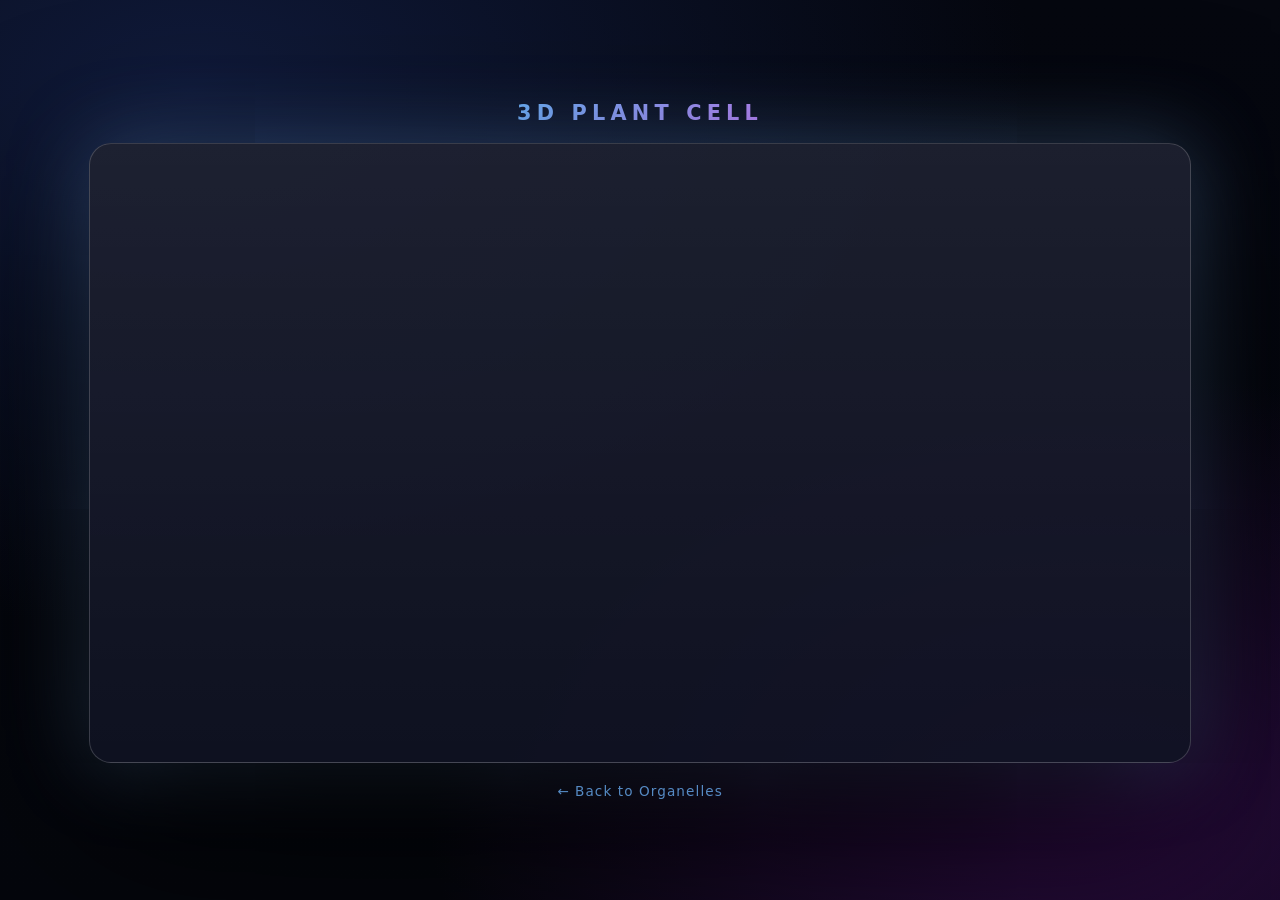
<file: public/cell-3d.html>
<!DOCTYPE html>
<html lang="en">
<head>
<meta charset="UTF-8">
<meta name="viewport" content="width=device-width, initial-scale=1.0">
<title>3D Plant Cell</title>

<style>
:root{
  --blue:#6fb6ff;
  --violet:#c084fc;
  --gold:#f5c16c;
}

body{
  margin:0;
  min-height:100vh;
  background:
    radial-gradient(1400px 900px at 15% 10%, #101a3a 0%, transparent 60%),
    radial-gradient(1200px 800px at 85% 90%, #2a0b3f 0%, transparent 55%),
    linear-gradient(180deg,#05070f,#04060c);

  display:flex;
  flex-direction:column;
  align-items:center;
  justify-content:center;

  color:#eaf1ff;
  font-family:Inter,system-ui,sans-serif;
}

h1{
  margin:0 0 18px;
  font-size:1.3rem;
  letter-spacing:.25em;
  text-transform:uppercase;
  background:linear-gradient(135deg,var(--blue),var(--violet));
  -webkit-background-clip:text;
  -webkit-text-fill-color:transparent;
}

.sketchfab-embed-wrapper{
  width:92%;
  max-width:1100px;
  aspect-ratio:16/9;
  border-radius:22px;
  overflow:hidden;

  background:
    linear-gradient(180deg, rgba(255,255,255,.08), rgba(255,255,255,.02)),
    rgba(10,14,30,.9);

  border:1px solid rgba(255,255,255,.18);

  box-shadow:
    0 60px 180px rgba(0,0,0,.95),
    0 0 80px rgba(120,180,255,.35);

  animation:fadeUp 1s ease both;
}

iframe{
  width:100%;
  height:100%;
  border:none;
}

.back{
  margin-top:20px;
  font-size:.85rem;
  letter-spacing:.08em;
  text-decoration:none;
  color:var(--blue);
  opacity:.75;
}

.back:hover{
  opacity:1;
  color:var(--gold);
}

@keyframes fadeUp{
  from{
    opacity:0;
    transform:translateY(40px) scale(.97);
  }
  to{
    opacity:1;
    transform:none;
  }
}
</style>
</head>

<body>

<h1>3D PLANT CELL</h1>

<div class="sketchfab-embed-wrapper">
  <iframe
    title="Eukaryotic Plant Cell"
    allowfullscreen
    allow="autoplay; fullscreen; xr-spatial-tracking"
    src="https://sketchfab.com/models/f258c65762e5435c9d58c1aa136b557a/embed?ui_theme=dark&dnt=1">
  </iframe>
</div>

<a class="back" href="organelles.html">← Back to Organelles</a>

</body>
</html>
</file>
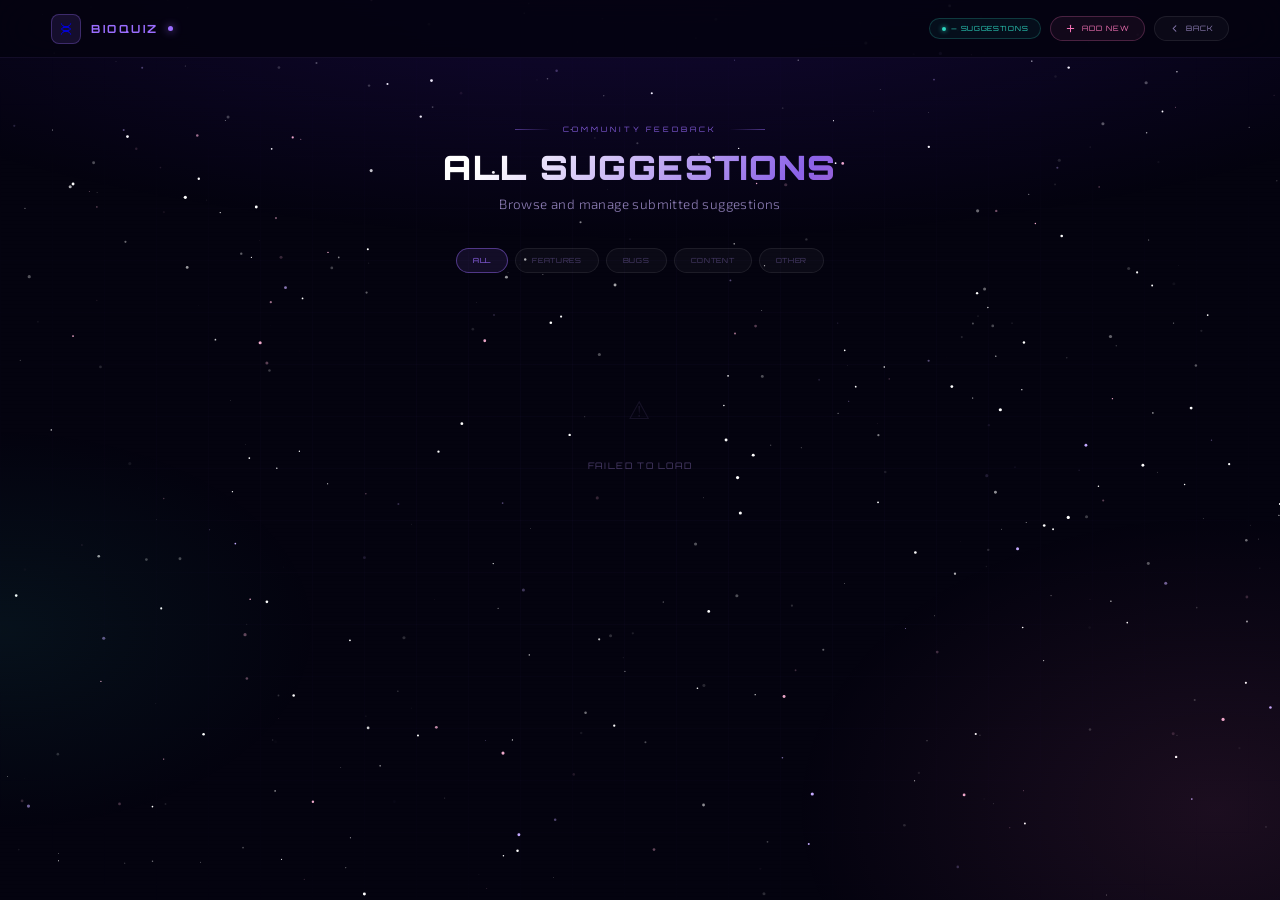
<file: public/my-suggestions.html>
<!DOCTYPE html>
<html lang="en">
<head>
<meta charset="UTF-8">
<meta name="viewport" content="width=device-width, initial-scale=1.0">
<title>All Suggestions • BioQuiz</title>
<link rel="preconnect" href="https://fonts.googleapis.com">
<link href="https://fonts.googleapis.com/css2?family=Orbitron:wght@400;600;700;900&family=Exo+2:wght@200;300;400;500;600&display=swap" rel="stylesheet">
<style>
*,*::before,*::after{box-sizing:border-box;margin:0;padding:0}
:root{
  --void:#04030f;--deep:#080618;
  --violet:#9b6dff;--pink:#f472b6;--teal:#2dd4bf;--amber:#fbbf24;--coral:#fb7185;--green:#34d399;
  --text:#e8dff8;--text-dim:#9080b8;--label:#c4b0e8;--muted:#4a3d6a;
  --border:rgba(155,109,255,.18);
}
html{scroll-behavior:smooth}
body{background:var(--void);color:var(--text);font-family:'Exo 2',sans-serif;min-height:100vh;overflow-x:hidden}
#stars{position:fixed;inset:0;z-index:0;pointer-events:none}
.aurora{position:fixed;inset:0;z-index:0;pointer-events:none;
  background:
    radial-gradient(ellipse 130% 60% at 50% -8%,rgba(100,40,255,.18) 0%,transparent 58%),
    radial-gradient(ellipse 60% 60% at 95% 90%,rgba(244,114,182,.1) 0%,transparent 55%),
    radial-gradient(ellipse 50% 45% at 0% 70%,rgba(45,212,191,.07) 0%,transparent 50%);
}
.grid-bg{position:fixed;inset:0;z-index:0;pointer-events:none;
  background-image:linear-gradient(rgba(155,109,255,.03) 1px,transparent 1px),linear-gradient(90deg,rgba(155,109,255,.03) 1px,transparent 1px);
  background-size:52px 52px;
  mask-image:radial-gradient(ellipse 85% 85% at 50% 50%,black 0%,transparent 80%);
}
.scanlines{position:fixed;inset:0;z-index:1;pointer-events:none;background:repeating-linear-gradient(0deg,transparent,transparent 3px,rgba(0,0,0,.03) 3px,rgba(0,0,0,.03) 4px)}

/* TOPBAR */
.topbar{position:fixed;top:0;left:0;right:0;z-index:500;height:58px;display:flex;align-items:center;justify-content:space-between;padding:0 clamp(14px,4vw,52px);background:rgba(4,3,15,.88);backdrop-filter:blur(22px);border-bottom:1px solid rgba(155,109,255,.1);animation:fadeDown .6s ease .1s both}
.tb-left{display:flex;align-items:center;gap:10px;text-decoration:none}
.tb-ic{width:30px;height:30px;border-radius:8px;background:rgba(155,109,255,.12);border:1px solid rgba(155,109,255,.3);display:flex;align-items:center;justify-content:center}
.tb-ic svg{width:14px;height:14px;stroke:var(--violet);fill:none;stroke-width:1.6}
.tb-name{font-family:'Orbitron',monospace;font-size:.7rem;font-weight:700;letter-spacing:.22em;color:var(--violet)}
.tb-pulse{width:5px;height:5px;border-radius:50%;background:var(--violet);box-shadow:0 0 8px var(--violet);animation:pulse 2.5s ease infinite}
.tb-right{display:flex;align-items:center;gap:9px}
.tb-pill{display:flex;align-items:center;gap:6px;text-decoration:none;font-family:'Orbitron',monospace;font-size:.46rem;letter-spacing:.13em;padding:6px 14px;border-radius:20px;transition:all .2s;white-space:nowrap;cursor:pointer;border:none}
.tb-pill.ghost{color:var(--text-dim);border:1px solid rgba(255,255,255,.08);background:rgba(255,255,255,.03)}
.tb-pill.ghost:hover{color:var(--violet);border-color:rgba(155,109,255,.35);background:rgba(155,109,255,.08)}
.tb-pill.accent{color:var(--pink);border:1px solid rgba(244,114,182,.25);background:rgba(244,114,182,.06)}
.tb-pill.accent:hover{background:rgba(244,114,182,.14);border-color:rgba(244,114,182,.45)}
.tb-pill svg{width:11px;height:11px;stroke:currentColor;fill:none;stroke-width:2;stroke-linecap:round;stroke-linejoin:round}
#count-badge{font-family:'Orbitron',monospace;font-size:.44rem;letter-spacing:.1em;color:var(--teal);padding:5px 12px;border-radius:20px;border:1px solid rgba(45,212,191,.22);background:rgba(45,212,191,.06);display:flex;align-items:center;gap:5px}
#count-badge::before{content:'';width:4px;height:4px;border-radius:50%;background:var(--teal);box-shadow:0 0 5px var(--teal);animation:pulse 2s ease infinite}

/* WRAP */
.wrap{position:relative;z-index:2;max-width:860px;margin:0 auto;padding:80px clamp(14px,4vw,40px) 60px}

/* PAGE HEADER */
.pg-head{text-align:center;padding:clamp(28px,5vh,52px) 0 36px;animation:fadeUp .7s ease .3s both;opacity:0}
.pg-eyebrow{font-family:'Orbitron',monospace;font-size:.46rem;letter-spacing:.4em;color:var(--violet);opacity:.85;margin-bottom:12px;display:flex;align-items:center;justify-content:center;gap:12px}
.pg-eyebrow::before,.pg-eyebrow::after{content:'';flex:1;max-width:36px;height:1px;background:linear-gradient(to var(--d),rgba(155,109,255,.7),transparent);--d:right;opacity:.8}
.pg-eyebrow::after{--d:left}
.pg-title{font-family:'Orbitron',monospace;font-size:clamp(1.5rem,4vw,2.1rem);font-weight:900;letter-spacing:.04em;margin-bottom:8px;background:linear-gradient(135deg,#fff 30%,rgba(155,109,255,.9) 70%,rgba(244,114,182,.8) 100%);-webkit-background-clip:text;-webkit-text-fill-color:transparent;background-clip:text}
.pg-sub{font-size:.84rem;font-weight:300;color:var(--text-dim);letter-spacing:.03em}

/* FILTERS */
.filters{display:flex;gap:7px;flex-wrap:wrap;justify-content:center;margin-bottom:28px;animation:fadeUp .7s ease .45s both;opacity:0}
.filter-btn{font-family:'Orbitron',monospace;font-size:.44rem;letter-spacing:.1em;padding:7px 16px;border-radius:20px;border:1px solid rgba(255,255,255,.08);background:rgba(255,255,255,.03);color:var(--muted);cursor:pointer;transition:all .2s}
.filter-btn:hover{border-color:rgba(155,109,255,.3);color:var(--label);background:rgba(155,109,255,.06)}
.filter-btn.active[data-f="all"]{border-color:rgba(155,109,255,.45);background:rgba(155,109,255,.1);color:var(--violet)}
.filter-btn.active[data-f="Feature Request"]{border-color:rgba(155,109,255,.45);background:rgba(155,109,255,.1);color:var(--violet)}
.filter-btn.active[data-f="Bug Report"]{border-color:rgba(251,113,133,.45);background:rgba(251,113,133,.1);color:var(--coral)}
.filter-btn.active[data-f="Content Improvement"]{border-color:rgba(251,191,36,.45);background:rgba(251,191,36,.09);color:var(--amber)}
.filter-btn.active[data-f="Other"]{border-color:rgba(45,212,191,.45);background:rgba(45,212,191,.09);color:var(--teal)}

/* LIST */
#list{display:flex;flex-direction:column;gap:11px;animation:fadeUp .7s ease .55s both;opacity:0}

/* SUGGESTION CARD */
.s-card{
  background:linear-gradient(150deg,rgba(12,8,30,.97),rgba(7,5,20,.98));
  border:1px solid rgba(155,109,255,.12);
  border-radius:16px;padding:20px 22px;
  position:relative;overflow:hidden;
  transition:border-color .25s,box-shadow .25s,transform .2s;
}
.s-card:hover{border-color:rgba(155,109,255,.28);box-shadow:0 0 40px rgba(155,109,255,.07);transform:translateY(-1px)}
/* top accent line per type */
.s-card::before{content:'';position:absolute;top:0;left:0;right:0;height:2px}
.s-card[data-type="Feature Request"]::before{background:linear-gradient(to right,transparent,rgba(155,109,255,.7),transparent)}
.s-card[data-type="Bug Report"]::before{background:linear-gradient(to right,transparent,rgba(251,113,133,.7),transparent)}
.s-card[data-type="Content Improvement"]::before{background:linear-gradient(to right,transparent,rgba(251,191,36,.7),transparent)}
.s-card[data-type="Other"]::before{background:linear-gradient(to right,transparent,rgba(45,212,191,.7),transparent)}

.s-card-top{display:flex;align-items:flex-start;justify-content:space-between;gap:12px;margin-bottom:12px}
.s-meta{display:flex;align-items:center;gap:9px;flex-wrap:wrap}
.s-badge{font-family:'Orbitron',monospace;font-size:.38rem;letter-spacing:.1em;padding:3px 9px;border-radius:5px;border:1px solid;white-space:nowrap}
.badge-feat{background:rgba(155,109,255,.1);color:var(--violet);border-color:rgba(155,109,255,.3)}
.badge-bug{background:rgba(251,113,133,.09);color:var(--coral);border-color:rgba(251,113,133,.3)}
.badge-cont{background:rgba(251,191,36,.08);color:var(--amber);border-color:rgba(251,191,36,.3)}
.badge-oth{background:rgba(45,212,191,.08);color:var(--teal);border-color:rgba(45,212,191,.3)}
.s-date{font-family:'Orbitron',monospace;font-size:.4rem;letter-spacing:.07em;color:var(--muted)}

.s-text{font-size:.9rem;font-weight:300;color:rgba(232,223,248,.78);line-height:1.72;margin-bottom:13px}
.s-author{font-family:'Orbitron',monospace;font-size:.42rem;letter-spacing:.1em;color:var(--muted)}

.del-btn{display:flex;align-items:center;justify-content:center;width:30px;height:30px;border-radius:8px;flex-shrink:0;border:1px solid rgba(251,113,133,.15);background:rgba(251,113,133,.04);color:rgba(251,113,133,.35);cursor:pointer;transition:all .2s}
.del-btn:hover{border-color:rgba(251,113,133,.45);background:rgba(251,113,133,.12);color:var(--coral)}
.del-btn svg{width:13px;height:13px;stroke:currentColor;fill:none;stroke-width:2;stroke-linecap:round;stroke-linejoin:round}

/* EMPTY / LOADING */
.state-box{text-align:center;padding:70px 20px;font-family:'Orbitron',monospace;font-size:.56rem;letter-spacing:.18em;color:var(--muted);line-height:2}
.state-ic{font-size:2.2rem;margin-bottom:16px;opacity:.25}

/* TOAST */
#toast{position:fixed;bottom:28px;left:50%;transform:translateX(-50%) translateY(16px);font-family:'Orbitron',monospace;font-size:.5rem;letter-spacing:.1em;padding:10px 24px;border-radius:20px;background:rgba(7,5,20,.95);backdrop-filter:blur(18px);border:1px solid rgba(155,109,255,.22);color:var(--violet);opacity:0;transition:all .3s;pointer-events:none;white-space:nowrap;z-index:900}
#toast.show{opacity:1;transform:translateX(-50%) translateY(0)}
#toast.err{border-color:rgba(251,113,133,.35);color:var(--coral)}
#toast.ok{border-color:rgba(52,211,153,.28);color:var(--green)}

@keyframes fadeDown{from{opacity:0;transform:translateY(-12px)}to{opacity:1;transform:translateY(0)}}
@keyframes fadeUp{from{opacity:0;transform:translateY(24px)}to{opacity:1;transform:translateY(0)}}
@keyframes pulse{0%,100%{opacity:1}50%{opacity:.25}}
@media(max-width:540px){.filters{gap:5px}.filter-btn{font-size:.4rem;padding:6px 11px}}
</style>
</head>
<body>
<canvas id="stars"></canvas>
<div class="aurora"></div>
<div class="grid-bg"></div>
<div class="scanlines"></div>

<svg style="display:none" xmlns="http://www.w3.org/2000/svg">
  <symbol id="i-dna" viewBox="0 0 24 24" fill="none" stroke="currentColor" stroke-width="1.6" stroke-linecap="round" stroke-linejoin="round"><path d="M4 3c0 6 16 6 16 9S4 15 4 21"/><path d="M20 3c0 6-16 6-16 9s16 3 16 9"/><line x1="7.5" y1="8.5" x2="16.5" y2="8.5"/><line x1="7.5" y1="15.5" x2="16.5" y2="15.5"/></symbol>
  <symbol id="i-back" viewBox="0 0 24 24" fill="none" stroke="currentColor" stroke-width="2.2" stroke-linecap="round" stroke-linejoin="round"><polyline points="15,18 9,12 15,6"/></symbol>
  <symbol id="i-plus" viewBox="0 0 24 24" fill="none" stroke="currentColor" stroke-width="2.2" stroke-linecap="round" stroke-linejoin="round"><line x1="12" y1="5" x2="12" y2="19"/><line x1="5" y1="12" x2="19" y2="12"/></symbol>
  <symbol id="i-trash" viewBox="0 0 24 24" fill="none" stroke="currentColor" stroke-width="2" stroke-linecap="round" stroke-linejoin="round"><polyline points="3,6 5,6 21,6"/><path d="M19 6v14a2 2 0 0 1-2 2H7a2 2 0 0 1-2-2V6m3 0V4a1 1 0 0 1 1-1h4a1 1 0 0 1 1 1v2"/></symbol>
</svg>

<div class="topbar">
  <a href="index.html" class="tb-left">
    <div class="tb-ic"><svg><use href="#i-dna"/></svg></div>
    <span class="tb-name">BIOQUIZ</span>
    <div class="tb-pulse"></div>
  </a>
  <div class="tb-right">
    <div id="count-badge">— SUGGESTIONS</div>
    <a href="suggestions.html" class="tb-pill accent"><svg><use href="#i-plus"/></svg> ADD NEW</a>
    <a href="index.html" class="tb-pill ghost"><svg><use href="#i-back"/></svg> BACK</a>
  </div>
</div>

<div class="wrap">
  <div class="pg-head">
    <div class="pg-eyebrow">COMMUNITY FEEDBACK</div>
    <div class="pg-title">ALL SUGGESTIONS</div>
    <div class="pg-sub">Browse and manage submitted suggestions</div>
  </div>

  <div class="filters">
    <button class="filter-btn active" data-f="all" onclick="setFilter(this)">ALL</button>
    <button class="filter-btn" data-f="Feature Request" onclick="setFilter(this)">FEATURES</button>
    <button class="filter-btn" data-f="Bug Report" onclick="setFilter(this)">BUGS</button>
    <button class="filter-btn" data-f="Content Improvement" onclick="setFilter(this)">CONTENT</button>
    <button class="filter-btn" data-f="Other" onclick="setFilter(this)">OTHER</button>
  </div>

  <div id="list"></div>
</div>

<div id="toast"></div>

<script>
/* STARS */
const cv=document.getElementById("stars"),cx=cv.getContext("2d");let ST=[];
function resize(){cv.width=innerWidth;cv.height=innerHeight;ST=[];const n=Math.floor(cv.width*cv.height/2600);for(let i=0;i<n;i++)ST.push({x:Math.random()*cv.width,y:Math.random()*cv.height,r:Math.random()*1.4+.2,a:Math.random()*.7+.15,tw:Math.random()*Math.PI*2,sp:Math.random()*.028+.006,col:Math.random()>.88?"#c4aaff":Math.random()>.82?"#f0aacc":"#fff"})}
function draw(){cx.clearRect(0,0,cv.width,cv.height);ST.forEach(s=>{s.tw+=s.sp;const a=s.a*(.35+.65*Math.sin(s.tw));cx.save();cx.globalAlpha=a;cx.beginPath();cx.arc(s.x,s.y,s.r,0,Math.PI*2);cx.fillStyle=s.col;cx.fill();cx.restore()});requestAnimationFrame(draw)}
window.addEventListener("resize",resize);resize();draw();

const API="https://bioquiz-suggestion.killermunu.workers.dev";
let allData=[],adminPass=sessionStorage.getItem("adminPass")||null,activeFilter="all";

function badgeClass(t){return t==="Feature Request"?"badge-feat":t==="Bug Report"?"badge-bug":t==="Content Improvement"?"badge-cont":"badge-oth"}

async function load(){
  document.getElementById("list").innerHTML=`<div class="state-box"><div class="state-ic">◌</div>LOADING...</div>`;
  try{
    const res=await fetch(API);
    allData=await res.json();
    document.getElementById("count-badge").textContent=allData.length+" SUGGESTION"+(allData.length!==1?"S":"");
    render();
  }catch{
    document.getElementById("list").innerHTML=`<div class="state-box"><div class="state-ic">⚠</div>FAILED TO LOAD</div>`;
  }
}

function render(){
  const list=document.getElementById("list");
  const filtered=activeFilter==="all"?allData:allData.filter(d=>d.type===activeFilter);
  if(!filtered.length){list.innerHTML=`<div class="state-box"><div class="state-ic">◎</div>NO SUGGESTIONS YET</div>`;return}
  list.innerHTML="";
  filtered.forEach(item=>{
    const date=item.time?new Date(item.time).toLocaleDateString("en-GB",{day:"2-digit",month:"short",year:"numeric",hour:"2-digit",minute:"2-digit"}):"—";
    const card=document.createElement("div");
    card.className="s-card";card.dataset.type=item.type||"Other";
    card.innerHTML=`
      <div class="s-card-top">
        <div class="s-meta">
          <span class="s-badge ${badgeClass(item.type||"Other")}">${item.type||"Other"}</span>
          <span class="s-date">${date}</span>
        </div>
        <button class="del-btn" data-id="${item.id}" title="Delete"><svg><use href="#i-trash"/></svg></button>
      </div>
      <div class="s-text">${escHtml(item.suggestion||"")}</div>
      <div class="s-author">— ${escHtml(item.name||"Anonymous")}</div>
    `;
    list.appendChild(card);
  });
  attachDelete();
}

function setFilter(el){
  document.querySelectorAll(".filter-btn").forEach(b=>b.classList.remove("active"));
  el.classList.add("active");activeFilter=el.dataset.f;render();
}

function attachDelete(){
  document.querySelectorAll(".del-btn").forEach(btn=>{
    btn.addEventListener("click",async()=>{
      const id=btn.dataset.id;
      if(!confirm("Delete this suggestion?"))return;
      if(!adminPass){adminPass=prompt("Admin password:");if(!adminPass){toast("Password required","err");return}sessionStorage.setItem("adminPass",adminPass)}
      try{
        const res=await fetch(`${API}?id=${id}`,{method:"DELETE",headers:{"X-Admin-Password":adminPass}});
        const r=await res.json();
        if(r.success){toast("Suggestion deleted","ok");load()}
        else{toast("Wrong password","err");adminPass=null;sessionStorage.removeItem("adminPass")}
      }catch{toast("Delete failed","err")}
    });
  });
}

function toast(msg,type=""){const t=document.getElementById("toast");t.textContent=msg;t.className="show"+(type?" "+type:"");setTimeout(()=>t.className="",2600)}
function escHtml(s){return s.replace(/&/g,"&amp;").replace(/</g,"&lt;").replace(/>/g,"&gt;").replace(/"/g,"&quot;")}

load();
</script>
</body>
</html>
</file>
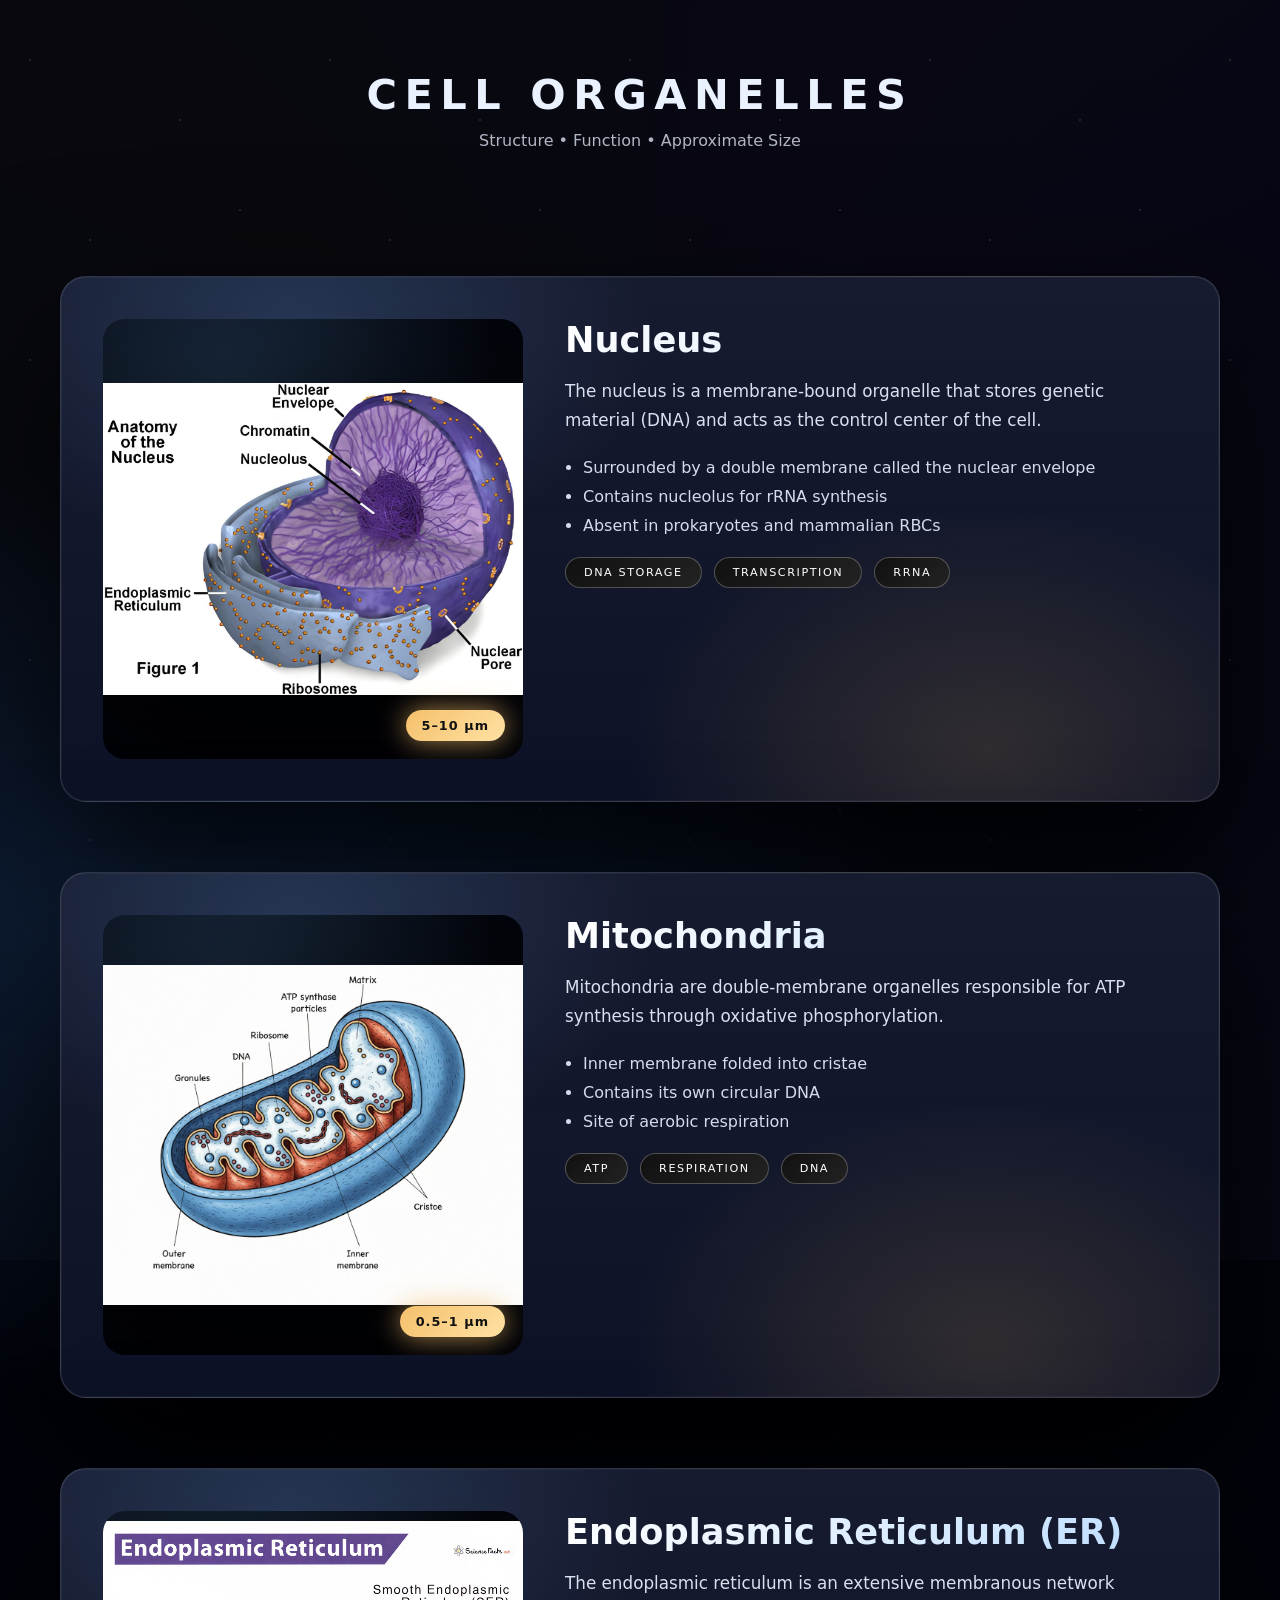
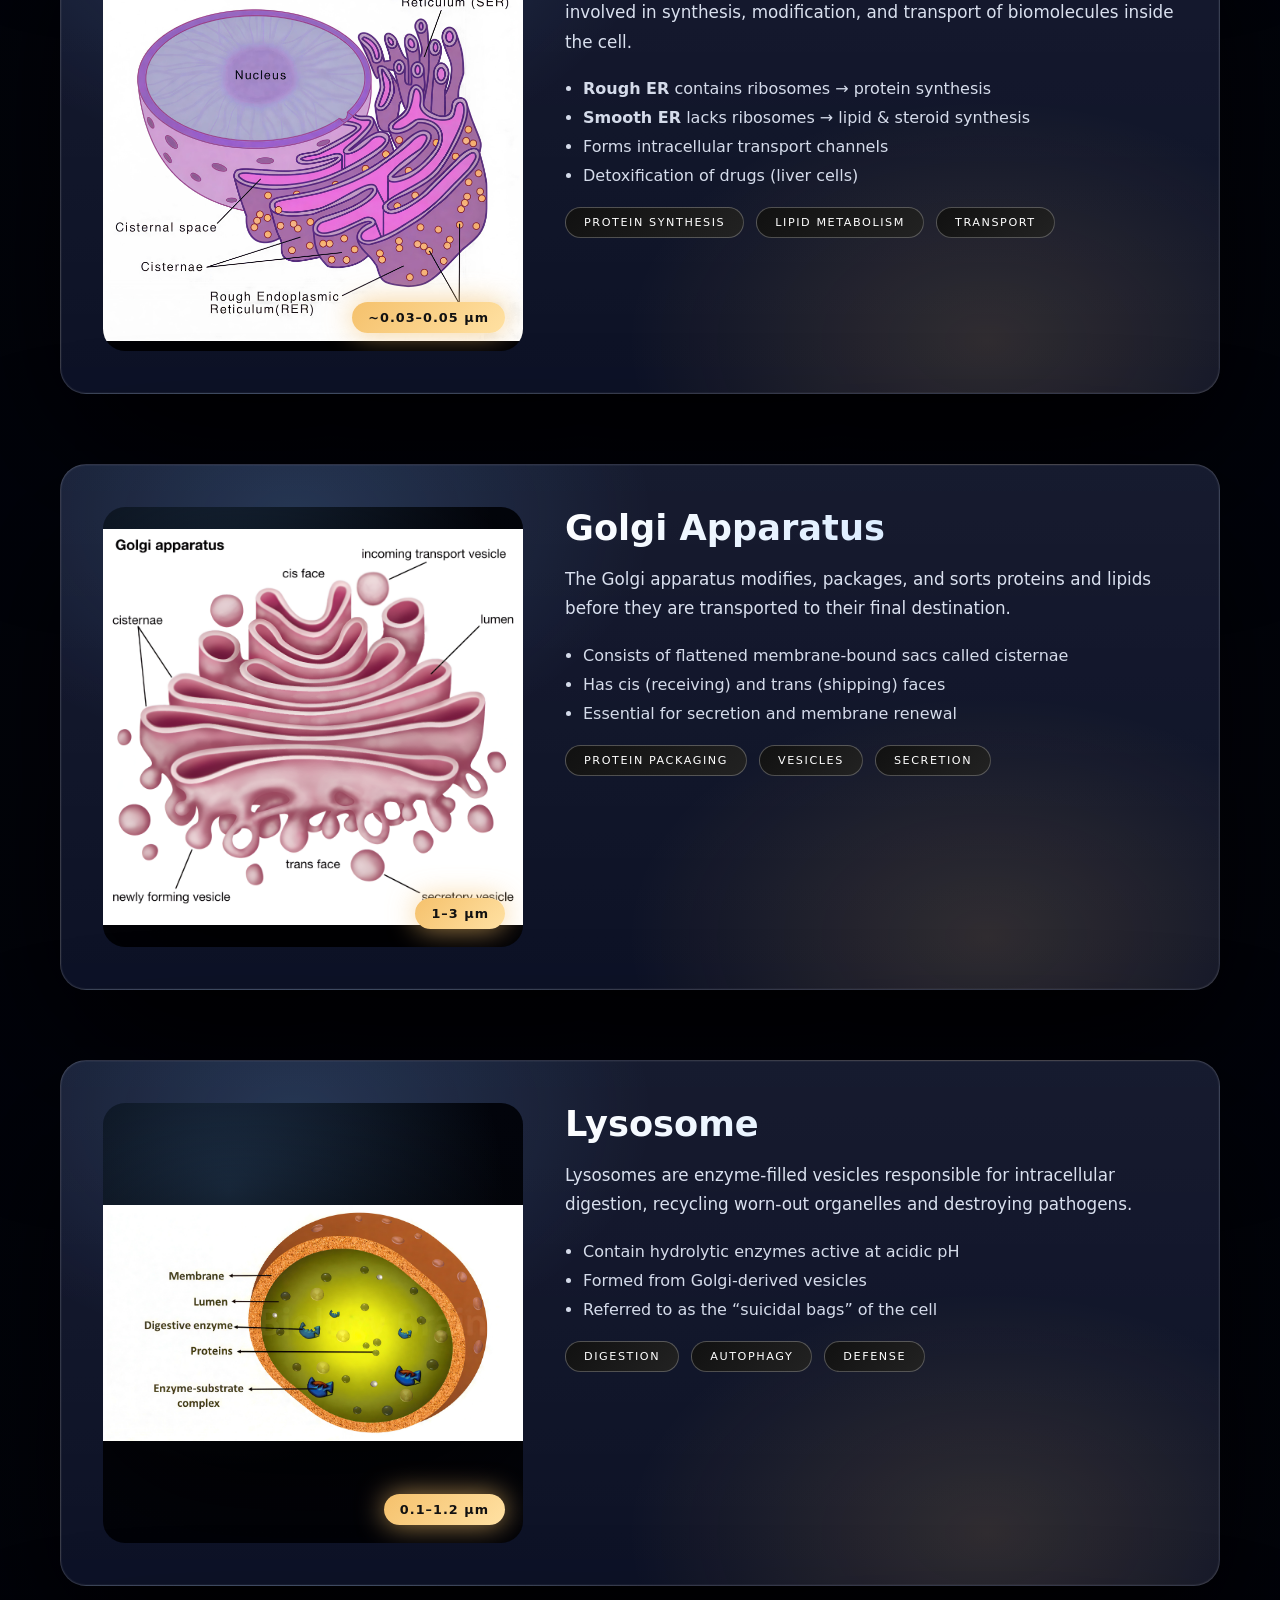
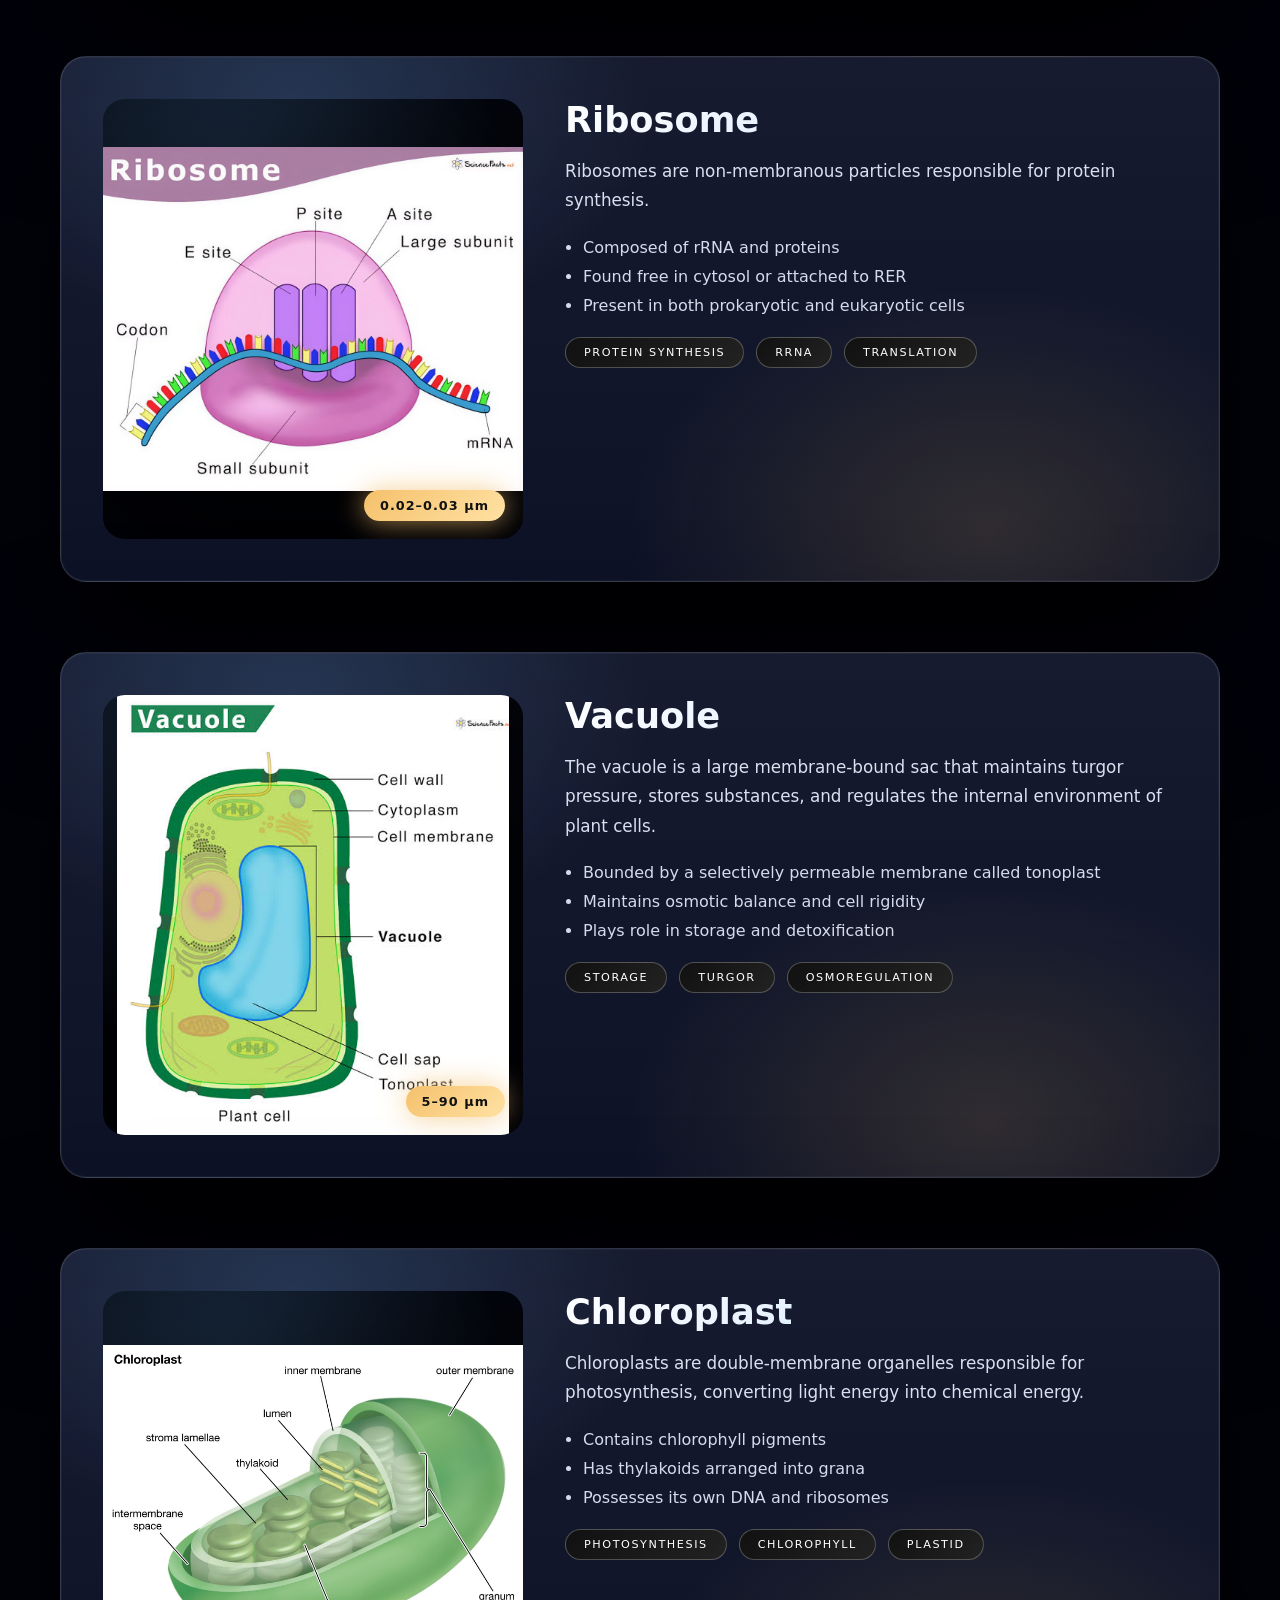
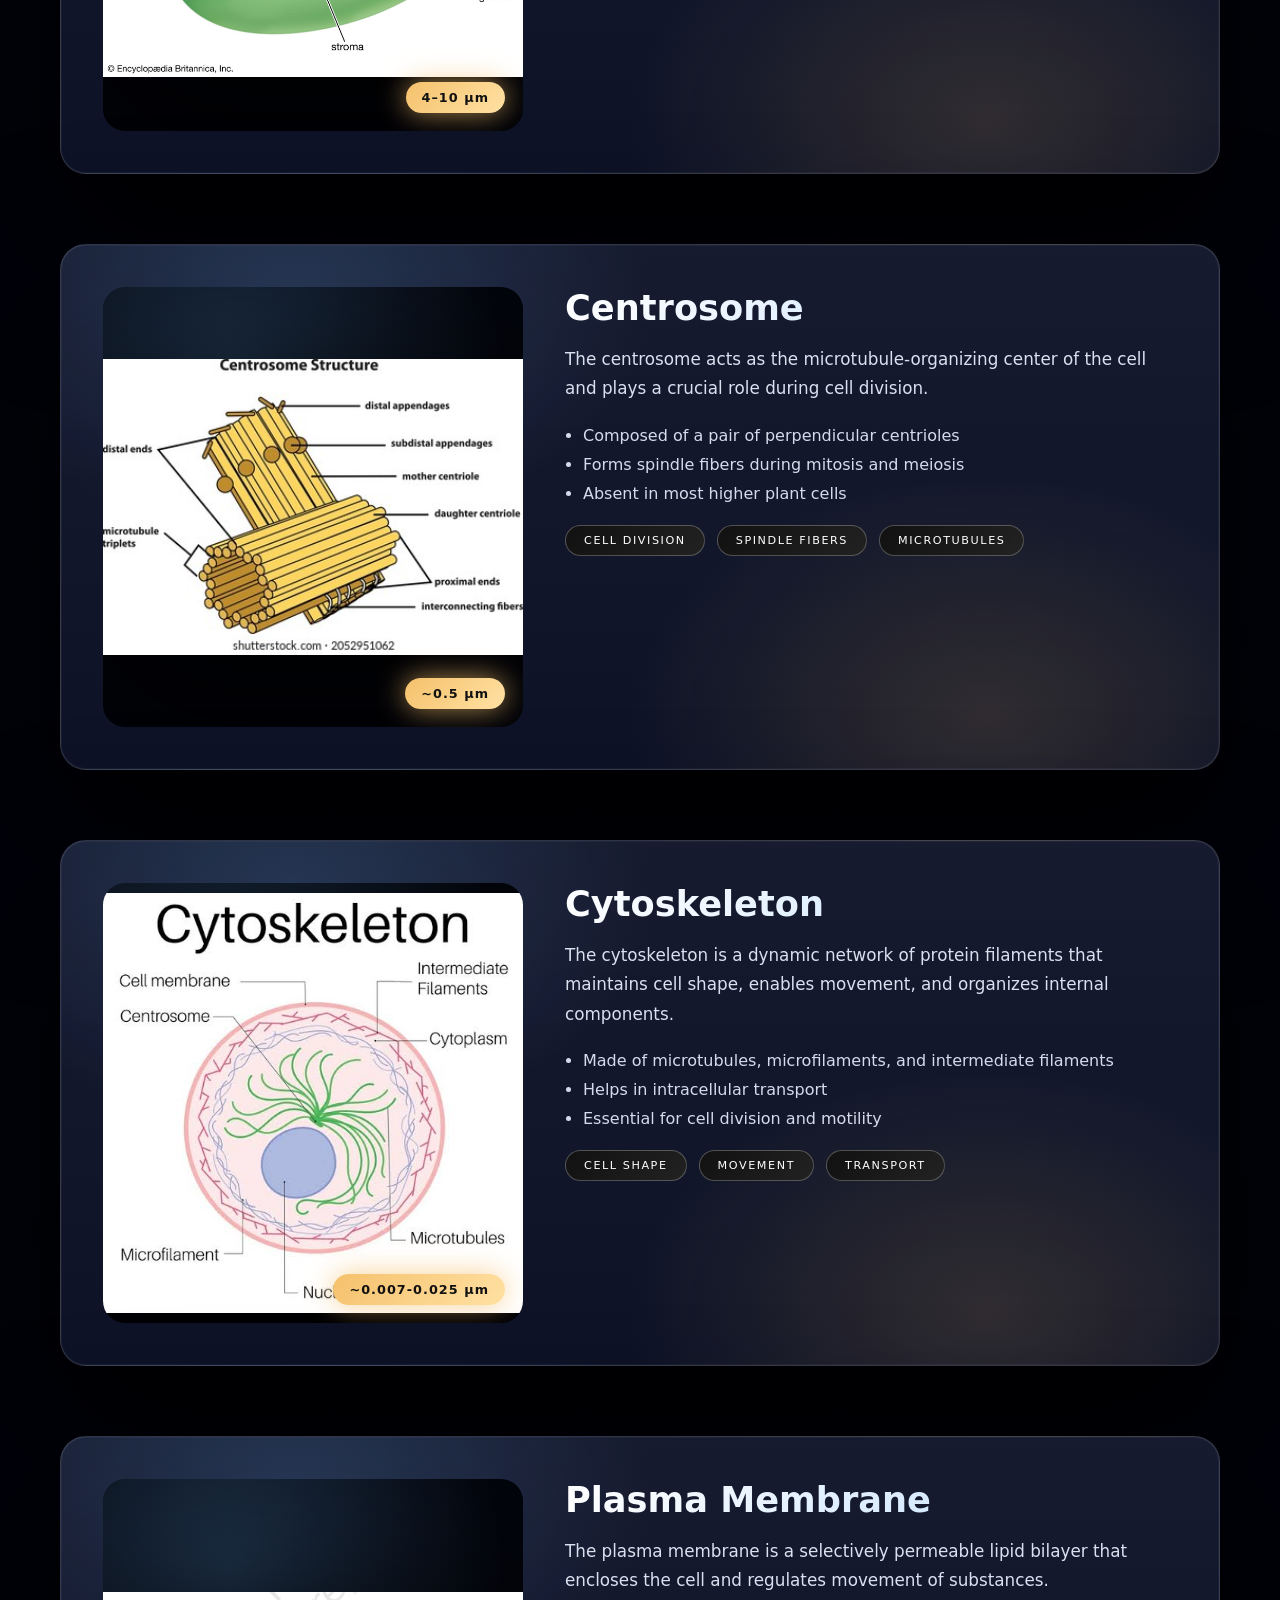
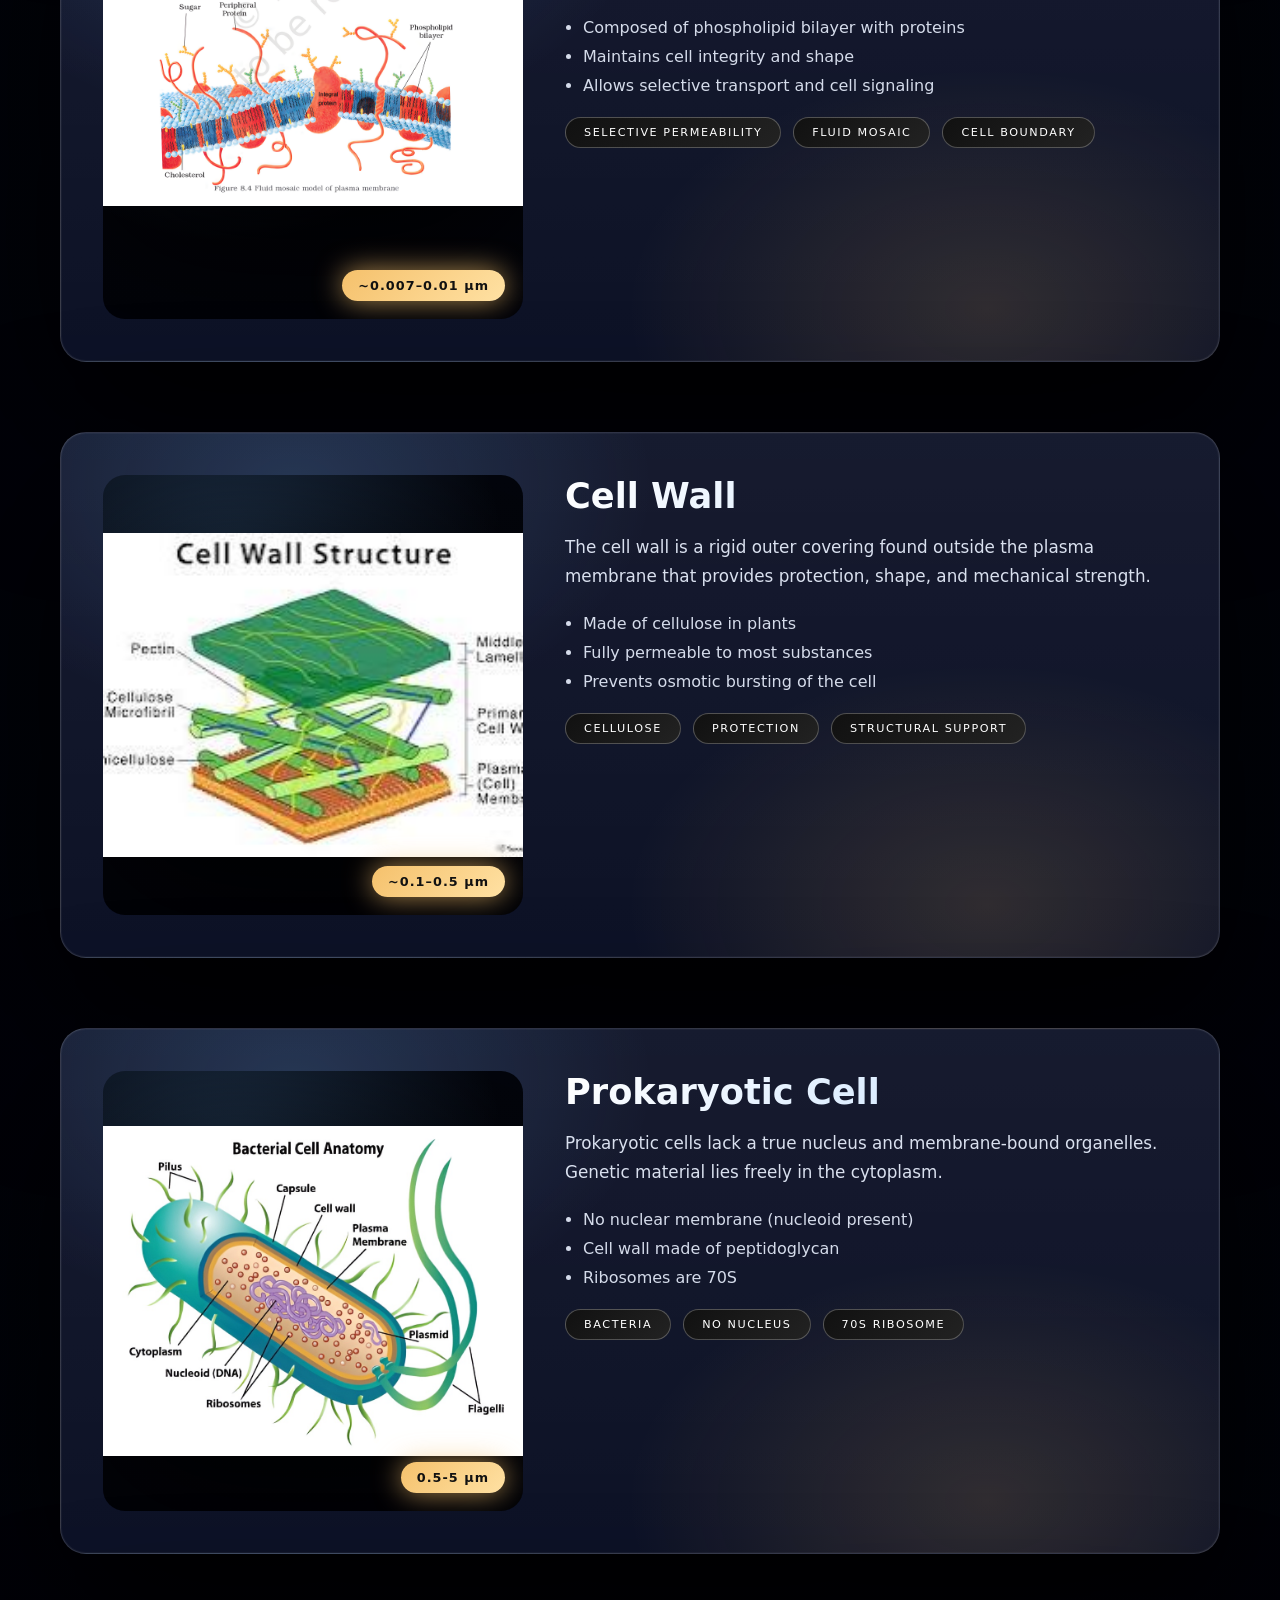
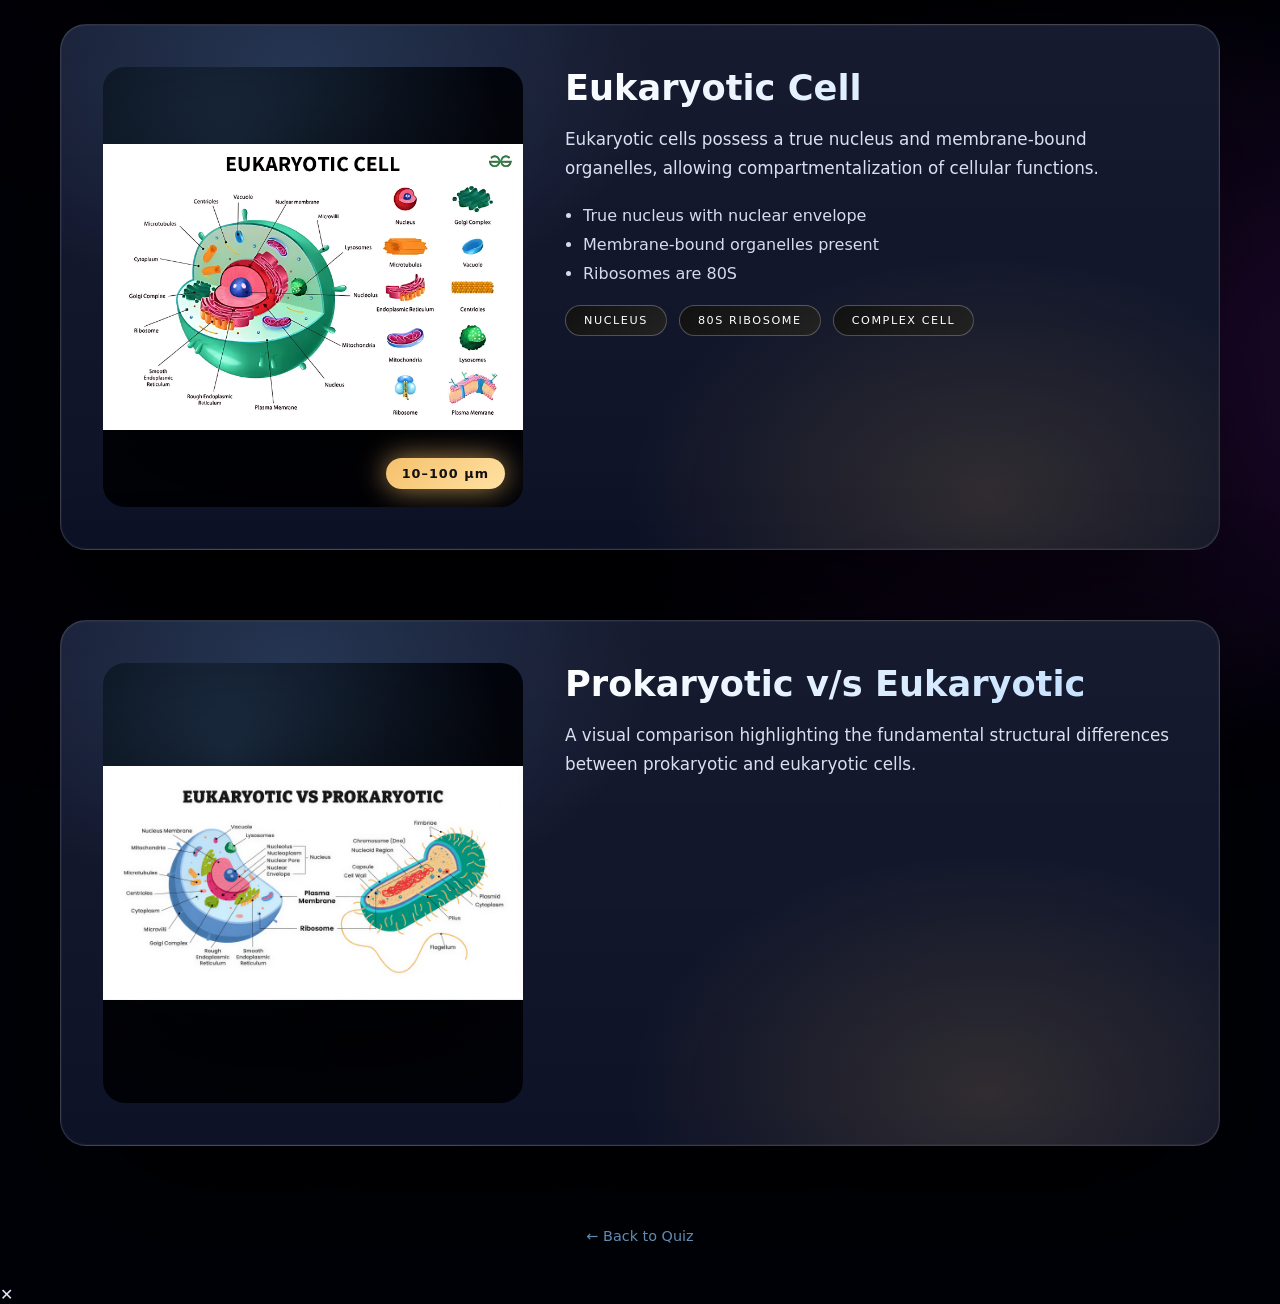
<file: public/organelles.html>
<!DOCTYPE html>
<html lang="en">
<head>
<meta charset="UTF-8">
<meta name="viewport" content="width=device-width, initial-scale=1.0">
<title>Cell Organelles</title>

<link rel="stylesheet" href="css/organelles.css">
<link rel="stylesheet" href="css/organelle-card.css">
</head>

<body>

<header class="organelle-header">
  <h1>CELL ORGANELLES</h1>
  <p>Structure • Function • Approximate Size</p>
</header>

<main class="organelle-container">

  <!-- ================= NUCLEUS CARD ================= -->
  <article class="organelle-card">

    <div class="organelle-visual">
      <img src="images/organelles/nucleus.png" alt="Nucleus diagram">
      <span class="size-badge">5–10 µm</span>
    </div>

    <div class="organelle-content">
      <h2>Nucleus</h2>

      <p class="organelle-desc">
        The nucleus is a membrane-bound organelle that stores genetic material
        (DNA) and acts as the control center of the cell.
      </p>

      <ul class="organelle-points">
        <li>Surrounded by a double membrane called the nuclear envelope</li>
        <li>Contains nucleolus for rRNA synthesis</li>
        <li>Absent in prokaryotes and mammalian RBCs</li>
      </ul>

      <div class="organelle-tags">
        <span>DNA Storage</span>
        <span>Transcription</span>
        <span>rRNA</span>
      </div>
    </div>

  </article>

  <article class="organelle-card">

  <div class="organelle-visual">
    <img src="images/organelles/mitochondria.png" alt="Mitochondria diagram">
    <span class="size-badge">0.5–1 µm</span>
  </div>

  <div class="organelle-content">
    <h2>Mitochondria</h2>

    <p class="organelle-desc">
      Mitochondria are double-membrane organelles responsible for ATP synthesis
      through oxidative phosphorylation.
    </p>

    <ul class="organelle-points">
      <li>Inner membrane folded into cristae</li>
      <li>Contains its own circular DNA</li>
      <li>Site of aerobic respiration</li>
    </ul>

    <div class="organelle-tags">
      <span>ATP</span>
      <span>Respiration</span>
      <span>DNA</span>
    </div>
  </div>

  </article>
  <!-- ================= ENDOPLASMIC RETICULUM CARD ================= -->
<article class="organelle-card">

  <div class="organelle-visual">
    <img src="images/organelles/er.png" alt="Endoplasmic Reticulum diagram">
    <span class="size-badge">~0.03–0.05 µm</span>
  </div>

  <div class="organelle-content">
    <h2>Endoplasmic Reticulum (ER)</h2>

    <p class="organelle-desc">
      The endoplasmic reticulum is an extensive membranous network involved in
      synthesis, modification, and transport of biomolecules inside the cell.
    </p>

    <ul class="organelle-points">
      <li><b>Rough ER</b> contains ribosomes → protein synthesis</li>
      <li><b>Smooth ER</b> lacks ribosomes → lipid & steroid synthesis</li>
      <li>Forms intracellular transport channels</li>
      <li>Detoxification of drugs (liver cells)</li>
    </ul>

    <div class="organelle-tags">
      <span>Protein Synthesis</span>
      <span>Lipid Metabolism</span>
      <span>Transport</span>
    </div>
  </div>

</article>
  <!-- ================= GOLGI APPARATUS ================= -->
<article class="organelle-card">

  <div class="organelle-visual">
    <img src="images/organelles/golgi.png" alt="Golgi apparatus diagram">
    <span class="size-badge">1–3 µm</span>
  </div>

  <div class="organelle-content">
    <h2>Golgi Apparatus</h2>

    <p class="organelle-desc">
      The Golgi apparatus modifies, packages, and sorts proteins and lipids
      before they are transported to their final destination.
    </p>

    <ul class="organelle-points">
      <li>Consists of flattened membrane-bound sacs called cisternae</li>
      <li>Has cis (receiving) and trans (shipping) faces</li>
      <li>Essential for secretion and membrane renewal</li>
    </ul>

    <div class="organelle-tags">
      <span>Protein Packaging</span>
      <span>Vesicles</span>
      <span>Secretion</span>
    </div>
  </div>

</article>
  <!-- ================= LYSOSOME ================= -->
<article class="organelle-card">

  <div class="organelle-visual">
    <img src="images/organelles/lysosome.png" alt="Lysosome diagram">
    <span class="size-badge">0.1–1.2 µm</span>
  </div>

  <div class="organelle-content">
    <h2>Lysosome</h2>

    <p class="organelle-desc">
      Lysosomes are enzyme-filled vesicles responsible for intracellular
      digestion, recycling worn-out organelles and destroying pathogens.
    </p>

    <ul class="organelle-points">
      <li>Contain hydrolytic enzymes active at acidic pH</li>
      <li>Formed from Golgi-derived vesicles</li>
      <li>Referred to as the “suicidal bags” of the cell</li>
    </ul>

    <div class="organelle-tags">
      <span>Digestion</span>
      <span>Autophagy</span>
      <span>Defense</span>
    </div>
  </div>

</article>
  <article class="organelle-card">
  <div class="organelle-visual">
    <img src="images/organelles/ribosome.png" alt="Ribosome diagram">
    <span class="size-badge">0.02–0.03 µm</span>
  </div>

  <div class="organelle-content">
    <h2>Ribosome</h2>

    <p class="organelle-desc">
      Ribosomes are non-membranous particles responsible for protein synthesis.
    </p>

    <ul class="organelle-points">
      <li>Composed of rRNA and proteins</li>
      <li>Found free in cytosol or attached to RER</li>
      <li>Present in both prokaryotic and eukaryotic cells</li>
    </ul>

    <div class="organelle-tags">
      <span>Protein Synthesis</span>
      <span>rRNA</span>
      <span>Translation</span>
    </div>
  </div>
  </article>
  <!-- ================= VACUOLE ================= -->
<article class="organelle-card">

  <div class="organelle-visual">
    <img src="images/organelles/vacuole.png" alt="Vacuole diagram">
    <span class="size-badge">5–90 µm</span>
  </div>

  <div class="organelle-content">
    <h2>Vacuole</h2>

    <p class="organelle-desc">
      The vacuole is a large membrane-bound sac that maintains turgor pressure,
      stores substances, and regulates the internal environment of plant cells.
    </p>

    <ul class="organelle-points">
      <li>Bounded by a selectively permeable membrane called tonoplast</li>
      <li>Maintains osmotic balance and cell rigidity</li>
      <li>Plays role in storage and detoxification</li>
    </ul>

    <div class="organelle-tags">
      <span>Storage</span>
      <span>Turgor</span>
      <span>Osmoregulation</span>
    </div>
  </div>

</article>
  <!-- ================= CHLOROPLAST ================= -->
<article class="organelle-card">

  <div class="organelle-visual">
    <img src="images/organelles/chloroplast.png" alt="Chloroplast diagram">
    <span class="size-badge">4–10 µm</span>
  </div>

  <div class="organelle-content">
    <h2>Chloroplast</h2>

    <p class="organelle-desc">
      Chloroplasts are double-membrane organelles responsible for photosynthesis,
      converting light energy into chemical energy.
    </p>

    <ul class="organelle-points">
      <li>Contains chlorophyll pigments</li>
      <li>Has thylakoids arranged into grana</li>
      <li>Possesses its own DNA and ribosomes</li>
    </ul>

    <div class="organelle-tags">
      <span>Photosynthesis</span>
      <span>Chlorophyll</span>
      <span>Plastid</span>
    </div>
  </div>

</article>
  <!-- ================= CENTROSOME CARD ================= -->
<article class="organelle-card">

  <div class="organelle-visual">
    <img src="images/organelles/centrosome.png" alt="Centrosome diagram">
    <span class="size-badge">~0.5 µm</span>
  </div>

  <div class="organelle-content">
    <h2>Centrosome</h2>

    <p class="organelle-desc">
      The centrosome acts as the microtubule-organizing center of the cell and
      plays a crucial role during cell division.
    </p>

    <ul class="organelle-points">
      <li>Composed of a pair of perpendicular centrioles</li>
      <li>Forms spindle fibers during mitosis and meiosis</li>
      <li>Absent in most higher plant cells</li>
    </ul>

    <div class="organelle-tags">
      <span>Cell Division</span>
      <span>Spindle Fibers</span>
      <span>Microtubules</span>
    </div>
  </div>

</article>
  <!-- ================= CYTOSKELETON CARD ================= -->
<article class="organelle-card">

  <div class="organelle-visual">
    <img src="images/organelles/cytoskeleton.png" alt="Cytoskeleton diagram">
    <span class="size-badge">~0.007-0.025 µm</span>
  </div>

  <div class="organelle-content">
    <h2>Cytoskeleton</h2>

    <p class="organelle-desc">
      The cytoskeleton is a dynamic network of protein filaments that maintains
      cell shape, enables movement, and organizes internal components.
    </p>

    <ul class="organelle-points">
      <li>Made of microtubules, microfilaments, and intermediate filaments</li>
      <li>Helps in intracellular transport</li>
      <li>Essential for cell division and motility</li>
    </ul>

    <div class="organelle-tags">
      <span>Cell Shape</span>
      <span>Movement</span>
      <span>Transport</span>
    </div>
  </div>

</article>
  <!-- ================= PLASMA MEMBRANE CARD ================= -->
<article class="organelle-card">

  <div class="organelle-visual">
    <img src="images/organelles/plasma_membrane.png" alt="Plasma membrane diagram">
    <span class="size-badge">~0.007–0.01 µm</span>
  </div>

  <div class="organelle-content">
    <h2>Plasma Membrane</h2>

    <p class="organelle-desc">
      The plasma membrane is a selectively permeable lipid bilayer that
      encloses the cell and regulates movement of substances.
    </p>

    <ul class="organelle-points">
      <li>Composed of phospholipid bilayer with proteins</li>
      <li>Maintains cell integrity and shape</li>
      <li>Allows selective transport and cell signaling</li>
    </ul>

    <div class="organelle-tags">
      <span>Selective Permeability</span>
      <span>Fluid Mosaic</span>
      <span>Cell Boundary</span>
    </div>
  </div>

</article>
  <!-- ================= CELL WALL CARD ================= -->
<article class="organelle-card">

  <div class="organelle-visual">
    <img src="images/organelles/cell_wall.png" alt="Cell wall diagram">
    <span class="size-badge">~0.1–0.5 µm</span>
  </div>

  <div class="organelle-content">
    <h2>Cell Wall</h2>

    <p class="organelle-desc">
      The cell wall is a rigid outer covering found outside the plasma membrane
      that provides protection, shape, and mechanical strength.
    </p>

    <ul class="organelle-points">
      <li>Made of cellulose in plants</li>
      <li>Fully permeable to most substances</li>
      <li>Prevents osmotic bursting of the cell</li>
    </ul>

    <div class="organelle-tags">
      <span>Cellulose</span>
      <span>Protection</span>
      <span>Structural Support</span>
    </div>
  </div>

</article>
  <article class="organelle-card">

  <div class="organelle-visual">
    <img src="images/organelles/prokaryotic_cell.png" alt="Prokaryotic cell diagram">
    <span class="size-badge">0.5-5 µm</span>
  </div>

  <div class="organelle-content">
    <h2>Prokaryotic Cell</h2>

    <p class="organelle-desc">
      Prokaryotic cells lack a true nucleus and membrane-bound organelles.
      Genetic material lies freely in the cytoplasm.
    </p>

    <ul class="organelle-points">
      <li>No nuclear membrane (nucleoid present)</li>
      <li>Cell wall made of peptidoglycan</li>
      <li>Ribosomes are 70S</li>
    </ul>

    <div class="organelle-tags">
      <span>Bacteria</span>
      <span>No Nucleus</span>
      <span>70S Ribosome</span>
    </div>
  </div>

  </article>
  <article class="organelle-card">

  <div class="organelle-visual">
    <img src="images/organelles/eukaryotic_cell.png" alt="Eukaryotic cell diagram">
    <span class="size-badge">10–100 µm</span>
  </div>

  <div class="organelle-content">
    <h2>Eukaryotic Cell</h2>

    <p class="organelle-desc">
      Eukaryotic cells possess a true nucleus and membrane-bound organelles,
      allowing compartmentalization of cellular functions.
    </p>

    <ul class="organelle-points">
      <li>True nucleus with nuclear envelope</li>
      <li>Membrane-bound organelles present</li>
      <li>Ribosomes are 80S</li>
    </ul>

    <div class="organelle-tags">
      <span>Nucleus</span>
      <span>80S Ribosome</span>
      <span>Complex Cell</span>
    </div>
  </div>

  </article>
  <!-- ================= PROKARYOTIC v/s EUKARYOTIC ================= -->
<article class="organelle-card no-center">

  <div class="organelle-visual">
    <img src="images/organelles/ProvsEu.png" alt="Prokaryotic vs Eukaryotic Cell diagram">
  </div>

  <div class="organelle-content">
    <h2>Prokaryotic v/s Eukaryotic</h2>

    <p class="organelle-desc">
      A visual comparison highlighting the fundamental structural differences
      between prokaryotic and eukaryotic cells.
    </p>
  </div>

</article>

</main>

<footer class="organelle-footer">
  <a href="index.html">← Back to Quiz</a>
</footer>

  <!-- ORGANELLE MODAL -->
<div class="organelle-modal" id="organelleModal">
  <div class="organelle-modal-content">
    <div class="organelle-modal-close" id="modalClose">✕</div>
    <div id="modalBody"></div>
  </div>
</div>

  <script>
const cards = document.querySelectorAll('.organelle-card');
const container = document.querySelector('.organelle-container');

const modal = document.getElementById('organelleModal');
const modalBody = document.getElementById('modalBody');
const modalClose = document.getElementById('modalClose');

/* CENTER + MODAL */
cards.forEach(card=>{
  card.addEventListener('click',e=>{
    e.stopPropagation();

    const isActive = card.classList.contains('active');

    cards.forEach(c=>c.classList.remove('active'));
    container.classList.remove('center-mode');
    modal.classList.remove('active');

    if(!isActive){
      card.classList.add('active');
      container.classList.add('center-mode');

      card.scrollIntoView({
        behavior:'smooth',
        block:'center'
      });

      // Modal content clone
      modalBody.innerHTML = card.querySelector('.organelle-content').innerHTML;
      modal.classList.add('active');
      document.body.style.overflow = 'hidden';
    }
  });
});

/* CLICK OUTSIDE TO CLOSE */
document.addEventListener('click',()=>{
  cards.forEach(c=>c.classList.remove('active'));
  container.classList.remove('center-mode');
  modal.classList.remove('active');
  document.body.style.overflow = '';
});
/* CLOSE BUTTON */
modalClose.onclick = ()=>{
  cards.forEach(c=>c.classList.remove('active'));
  container.classList.remove('center-mode');
  modal.classList.remove('active');
  document.body.style.overflow = '';
};
  </script>
</body>
</html>
</file>
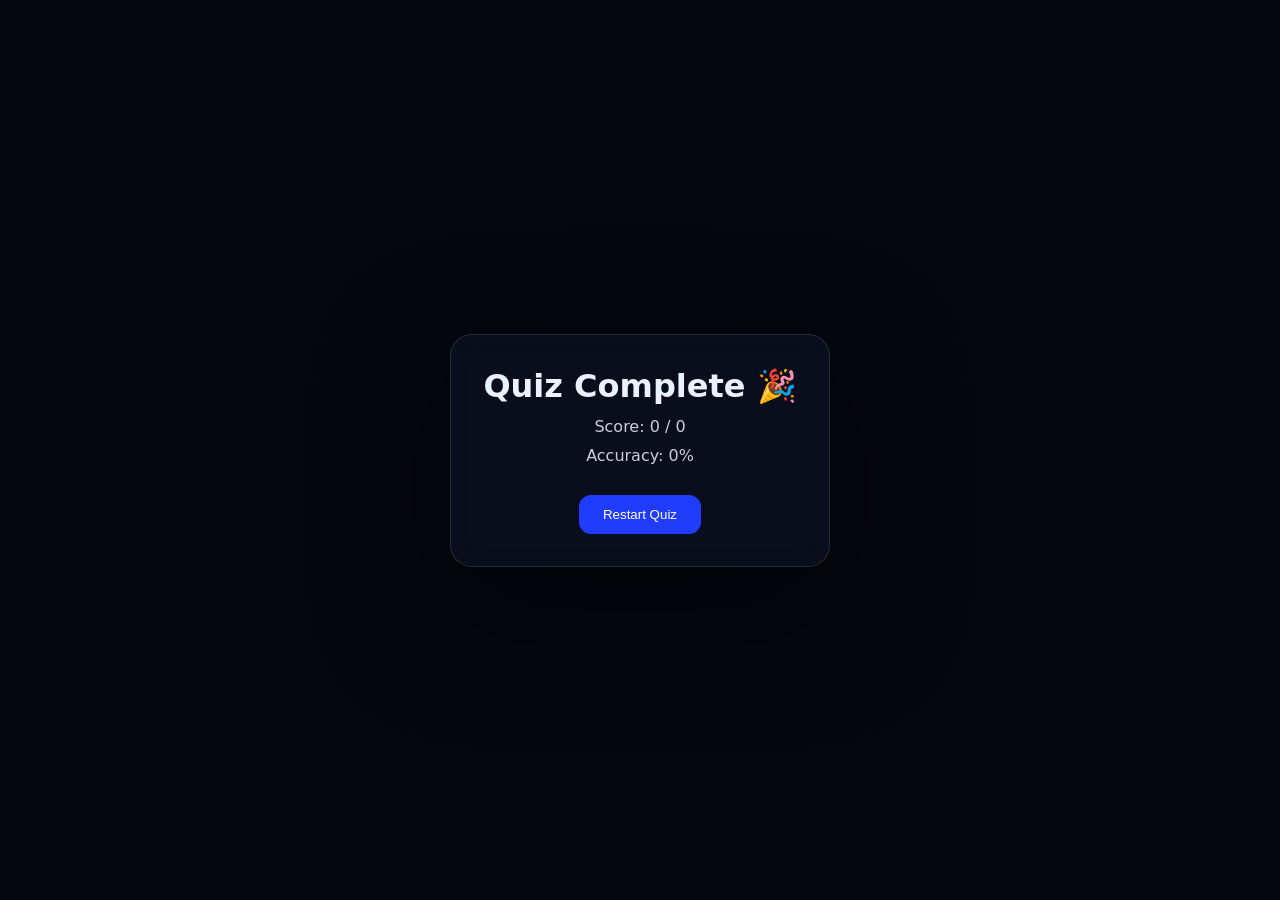
<file: public/results.html>
<!DOCTYPE html>
<html lang="en">
<head>
<meta charset="UTF-8">
<meta name="viewport" content="width=device-width, initial-scale=1">
<title>Quiz Results</title>

<style>
body{
  margin:0;
  min-height:100vh;
  background:#05070f;
  color:#eaf1ff;
  font-family:Inter,system-ui,sans-serif;
  display:flex;
  align-items:center;
  justify-content:center;
}

.card{
  max-width:520px;
  padding:32px;
  background:rgba(12,16,32,.8);
  backdrop-filter:blur(14px);
  border-radius:22px;
  border:1px solid rgba(255,255,255,.12);
  text-align:center;
  box-shadow:0 40px 120px rgba(0,0,0,.6);
}

h1{margin:0 0 12px}
.stat{margin:10px 0;opacity:.85}
button{
  margin-top:20px;
  padding:12px 24px;
  border-radius:12px;
  border:none;
  background:#1f3cff;
  color:white;
  cursor:pointer;
}
</style>
</head>

<body>

<div class="card">
  <h1>Quiz Complete 🎉</h1>
  <div class="stat" id="score"></div>
  <div class="stat" id="accuracy"></div>
  <button onclick="restart()">Restart Quiz</button>
</div>

<script>
const correct = Number(localStorage.getItem("correct")) || 0;
const total = Number(localStorage.getItem("total")) || 0;

document.getElementById("score").textContent =
  `Score: ${correct} / ${total}`;

document.getElementById("accuracy").textContent =
  `Accuracy: ${total ? Math.round((correct/total)*100) : 0}%`;

function restart(){
  localStorage.clear();
  location.href = "/";
}
</script>

</body>
</html>
</file>
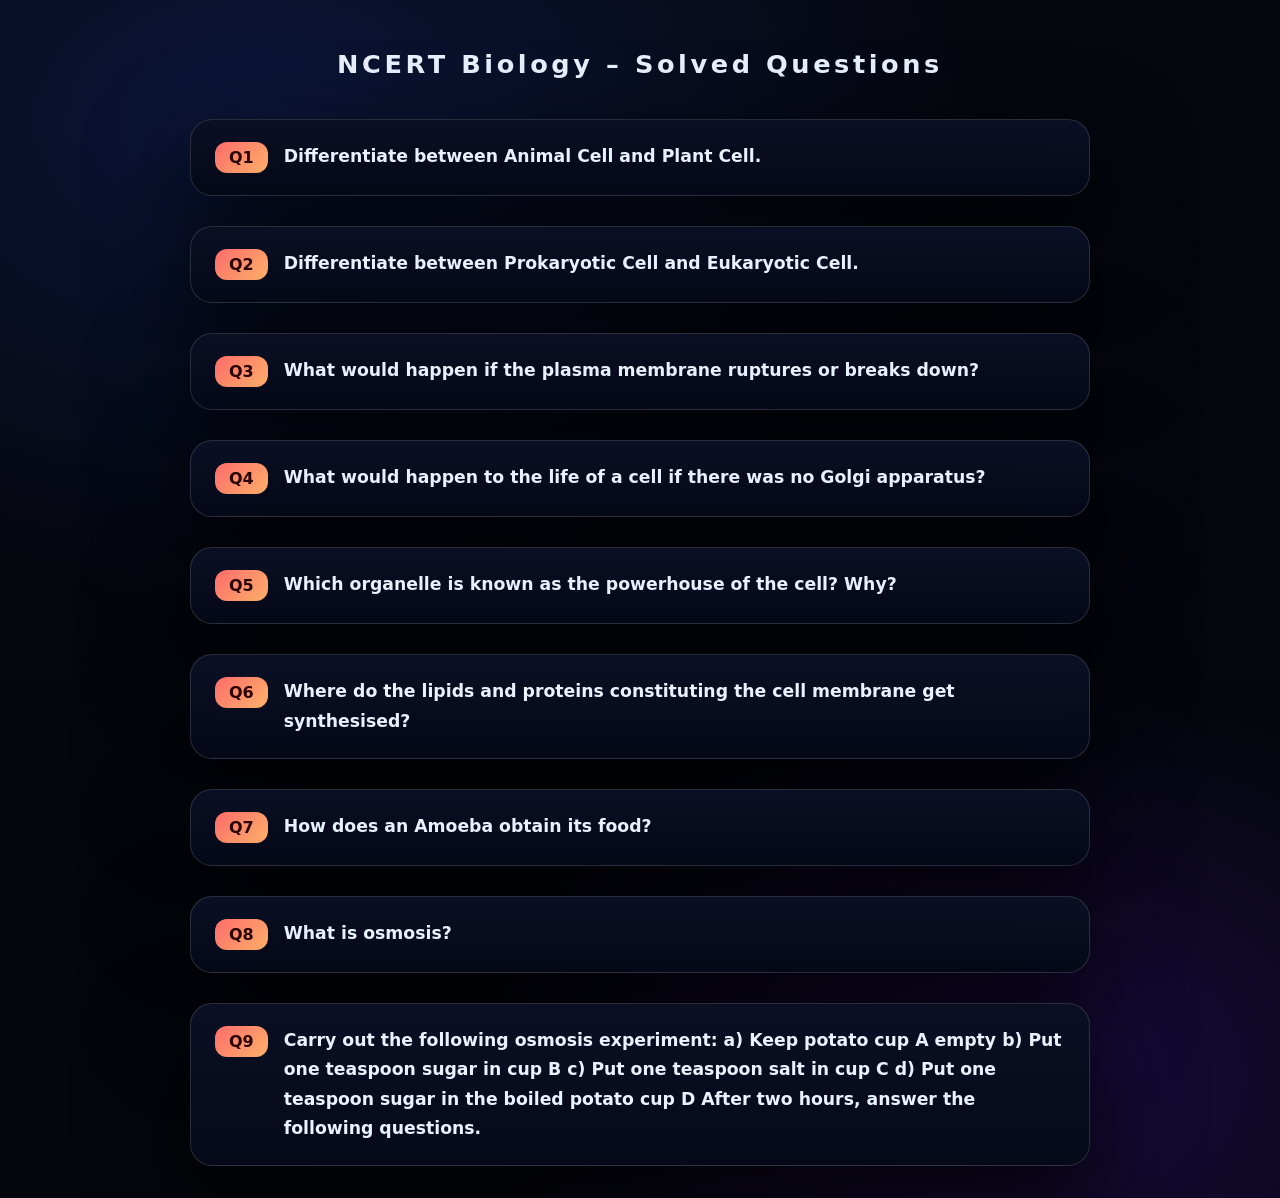
<file: public/solutions.html>
<!DOCTYPE html>
<html lang="en">
<head>
<meta charset="UTF-8">
<meta name="viewport" content="width=device-width, initial-scale=1.0">
<title>Biology | NCERT Questions & Answers</title>

<style>
/* ===============================
   🌌 GLOBAL THEME
   =============================== */
*{
  box-sizing:border-box;
  font-family:Inter,system-ui,sans-serif;
}

body{
  margin:0;
  min-height:100vh;
  color:#eaf1ff;
  background:
    radial-gradient(1200px 800px at 20% 10%, #0b1538 0%, transparent 60%),
    radial-gradient(1000px 700px at 80% 90%, #1a0b3f 0%, transparent 55%),
    linear-gradient(180deg,#05070f,#04060c);
  padding:32px 14px;
}

/* ===============================
   🧠 PAGE TITLE
   =============================== */
h1{
  text-align:center;
  margin-bottom:40px;
  letter-spacing:.14em;
  font-weight:800;
  font-size:1.6rem;
}

/* ===============================
   📦 CONTAINER
   =============================== */
.qa-container{
  max-width:900px;
  margin:auto;
  display:flex;
  flex-direction:column;
  gap:30px;
}

/* ===============================
   🧾 QUESTION CARD
   =============================== */
.qa-card{
  background:
    linear-gradient(180deg,#0a0f24,#060918);
  border:1px solid rgba(255,255,255,.14);
  border-radius:22px;
  overflow:hidden;
  box-shadow:0 40px 100px rgba(0,0,0,.85);
  transition:transform .35s ease, box-shadow .35s ease;
}

.qa-card:hover{
  transform:translateY(-6px);
  box-shadow:0 60px 140px rgba(0,0,0,.95);
}

/* ===============================
   ❓ QUESTION BAR
   =============================== */
.qa-question{
  padding:22px 24px;
  cursor:pointer;
  display:flex;
  gap:16px;
  align-items:flex-start;
}

.q-badge{
  background:linear-gradient(135deg,#ff6b6b,#ffb36b);
  color:#2a0000;
  font-weight:900;
  padding:6px 14px;
  border-radius:12px;
  flex-shrink:0;
}

.qa-question span{
  font-size:1.08rem;
  line-height:1.7;
  font-weight:600;
}

/* ===============================
   ✅ ANSWER DROPDOWN
   =============================== */
.qa-answer{
  max-height:0;
  overflow:hidden;
  transition:max-height .55s cubic-bezier(.22,1,.36,1);
}

.qa-card.active .qa-answer{
  max-height:1200px;
}

/* ===============================
   🟢 ANSWER BOX
   =============================== */
.qa-answer-inner{
  margin:0 20px 22px;
  padding:20px 22px;
  background:
    linear-gradient(180deg,#071d18,#04120f);
  border-left:5px solid #6dffcc;
  border-radius:18px;
  box-shadow:
    inset 0 0 0 1px rgba(255,255,255,.06),
    0 20px 60px rgba(0,0,0,.6);
  animation:fadeUp .6s ease both;
}

@keyframes fadeUp{
  from{opacity:0; transform:translateY(20px)}
  to{opacity:1; transform:none}
}

.ans-badge{
  color:#6dffcc;
  font-weight:900;
  margin-right:8px;
}

/* ===============================
   📊 DIFFERENCE SECTION (SPECIAL)
   =============================== */
.diff-wrapper{
  margin-top:14px;
  border-radius:18px;
  overflow:hidden;
  background:
    linear-gradient(180deg,#0b1028,#060918);
  border:1px solid rgba(255,255,255,.14);
}

.diff-header{
  display:grid;
  grid-template-columns:1fr auto 1fr;
  align-items:center;
  text-align:center;
  padding:16px;
  font-weight:800;
  background:linear-gradient(135deg,#1a2355,#0e1435);
}

.diff-header .vs{
  font-size:.8rem;
  padding:5px 12px;
  border-radius:999px;
  background:#f5c16c;
  color:#2a1b00;
}

/* IMAGE ROW */
.diff-images{
  display:grid;
  grid-template-columns:1fr 1fr;
  gap:14px;
  padding:16px;
}

.diff-images img{
  width:100%;
  border-radius:14px;
  background:#000;
  border:1px solid rgba(255,255,255,.15);
}

/* POINT ROWS */
.diff-row{
  display:grid;
  grid-template-columns:1fr 1fr;
  gap:16px;
  padding:14px 18px;
  border-top:1px solid rgba(255,255,255,.08);
  font-size:.95rem;
  line-height:1.6;
}

/* ===============================
   📱 MOBILE
   =============================== */
@media(max-width:700px){
  .diff-images,
  .diff-row{
    grid-template-columns:1fr;
  }

  h1{font-size:1.4rem}
}
</style>
</head>

<body>

<h1>NCERT Biology – Solved Questions</h1>

<div class="qa-container" id="qaContainer"></div>

<script src="qa-data.js"></script>
<script>
const container = document.getElementById("qaContainer");

qaData.forEach((item, index) => {
  const card = document.createElement("div");
  card.className = "qa-card";

  card.innerHTML = `
    <div class="qa-question">
      <div class="q-badge">Q${index + 1}</div>
      <span>${item.question}</span>
    </div>

    <div class="qa-answer">
      <div class="qa-answer-inner">
        <span class="ans-badge">Ans</span>
        ${item.answer}
      </div>
    </div>
  `;

  card.querySelector(".qa-question").onclick = () => {
    card.classList.toggle("active");
  };

  container.appendChild(card);
});
</script>

</body>
</html>
</file>
<file: public/css/organelles.css>
/* ===============================
   🌌 SPACE BACKGROUND (ANIMATED)
   =============================== */

*{
  box-sizing:border-box;
  font-family:Inter,system-ui,sans-serif;
}

body{
  margin:0;
  min-height:100vh;
  color:#eaf1ff;
  overflow-x:hidden;

  background:
    radial-gradient(1200px 800px at 15% 10%, #0b1d3a 0%, transparent 60%),
    radial-gradient(1000px 700px at 85% 90%, #2a0b3f 0%, transparent 55%),
    linear-gradient(180deg,#02040c,#010208);

  position:relative;
}

/* ===== STAR LAYER ===== */
body::before{
  content:"";
  position:fixed;
  inset:0;

  background-image:
    radial-gradient(1px 1px at 10% 20%, white, transparent),
    radial-gradient(1px 1px at 30% 80%, white, transparent),
    radial-gradient(1px 1px at 60% 40%, white, transparent),
    radial-gradient(1px 1px at 80% 70%, white, transparent);

  background-size:300px 300px;
  opacity:.4;
  animation:starsMove 120s linear infinite;
  pointer-events:none;
  z-index:-2;
}

/* ===== NEBULA GLOW ===== */
body::after{
  content:"";
  position:fixed;
  inset:-40%;

  background:
    conic-gradient(
      from 180deg,
      rgba(111,182,255,.15),
      rgba(245,193,108,.12),
      rgba(180,100,255,.15),
      rgba(111,182,255,.15)
    );

  animation:nebulaSpin 160s linear infinite;
  opacity:.25;
  pointer-events:none;
  z-index:-1;
}

/* ===== ANIMATIONS ===== */
@keyframes starsMove{
  from{background-position:0 0}
  to{background-position:1000px 2000px}
}

@keyframes nebulaSpin{
  to{transform:rotate(360deg)}
}

/* ===============================
   HEADER / FOOTER
   =============================== */

.organelle-header{
  text-align:center;
  padding:70px 20px 30px;
}

.organelle-header h1{
  margin:0;
  font-size:2.6rem;
  letter-spacing:.18em;
}

.organelle-header p{
  opacity:.75;
  margin-top:12px;
}

.organelle-footer{
  text-align:center;
  margin:60px 0 40px;
}

.organelle-footer a{
  color:#8cc8ff;
  text-decoration:none;
  font-size:.9rem;
}
</file>
<file: public/css/organelle-card.css>
/* ===== SPACE / SCIENCE COLOR SYSTEM ===== */
:root{
  --space-bg:#050814;
  --space-panel:#0a0f24;
  --accent-blue:#6fb6ff;
  --accent-gold:#f5c16c;
  --accent-red:#ff6b6b;
  --glass:rgba(255,255,255,.06);
}

/* ===== CONTAINER ===== */
.organelle-container{
  max-width:1200px;
  margin:80px auto;
  padding:0 20px;
  display:grid;
  gap:70px;
  transition:.4s ease;
}

/* ===== CARD ===== */
.organelle-card{
  position:relative;
  display:grid;
  grid-template-columns:420px 1fr;
  gap:42px;

  padding:42px;
  border-radius:26px;
  cursor:pointer;

  background:
    radial-gradient(600px 400px at 20% 10%, rgba(111,182,255,.18), transparent 60%),
    radial-gradient(600px 400px at 80% 90%, rgba(245,193,108,.15), transparent 60%),
    linear-gradient(180deg, rgba(255,255,255,.05), rgba(255,255,255,.01)),
    var(--space-panel);

  border:1px solid rgba(255,255,255,.14);
  backdrop-filter:blur(22px);

  box-shadow:
    0 60px 160px rgba(0,0,0,.9),
    inset 0 0 0 1px rgba(255,255,255,.04);

  animation:cardIn .9s ease both;
  transition:
    transform .45s cubic-bezier(.2,.8,.2,1),
    box-shadow .45s ease,
    opacity .4s ease,
    filter .4s ease;
}

/* Entrance */
@keyframes cardIn{
  from{opacity:0; transform:translateY(50px) scale(.97)}
  to{opacity:1; transform:none}
}

/* Hover 3D */
.organelle-card:hover{
  transform:translateY(-8px) rotateX(4deg) rotateY(-4deg);
}

/* ===== IMAGE AREA ===== */
.organelle-visual{
  position:relative;
  width:100%;
  height:440px;
  border-radius:22px;

  display:flex;
  align-items:center;
  justify-content:center;

  background:
    radial-gradient(circle at 30% 20%, rgba(111,182,255,.25), transparent 60%),
    linear-gradient(180deg,#03050c,#020309);

  overflow:hidden;
}

.organelle-visual img{
  width:100%;
  height:100%;
  object-fit:contain;
  filter:drop-shadow(0 40px 80px rgba(0,0,0,.95));
}

/* ===== SIZE BADGE ===== */
.size-badge{
  position:absolute;
  bottom:18px;
  right:18px;

  padding:8px 16px;
  font-size:.8rem;
  font-weight:700;
  letter-spacing:.08em;

  color:#111;
  background:linear-gradient(135deg,var(--accent-gold),#ffe1a3);
  border-radius:999px;

  box-shadow:0 0 28px rgba(245,193,108,.7);
}

/* ===== CONTENT ===== */
.organelle-content h2{
  margin:0 0 16px;
  font-size:2.2rem;

  background:linear-gradient(135deg,#ffffff,#bcdcff);
  -webkit-background-clip:text;
  -webkit-text-fill-color:transparent;
}

.organelle-desc{
  font-size:1.05rem;
  line-height:1.75;
  opacity:.92;
  margin-bottom:22px;
}

.organelle-points{
  padding-left:18px;
  margin-bottom:22px;
}

.organelle-points li{
  margin-bottom:10px;
  opacity:.9;
}

/* ===== TAGS ===== */
.organelle-tags{
  display:flex;
  gap:12px;
  flex-wrap:wrap;
}

.organelle-tags span{
  padding:8px 18px;
  font-size:.7rem;
  letter-spacing:.14em;
  text-transform:uppercase;

  color:white;
  border-radius:999px;
  background:linear-gradient(135deg,#111,#222);
  border:1px solid rgba(255,255,255,.25);
}

/* ===============================
   🌌 ACTIVE / CENTER MODE (SMOOTH + CINEMATIC)
   =============================== */

/* smooth default */
.organelle-card{
  transition:
    transform .6s cubic-bezier(.22,1,.36,1),
    box-shadow .6s ease,
    opacity .5s ease,
    filter .5s ease;
}

/* dim background cards */
.organelle-container.center-mode .organelle-card{
  opacity:.18;
  filter:blur(4px);
  pointer-events:none;
  transform:scale(.96);
}

/* ACTIVE CARD */
.organelle-card.active{
  position:relative;
  z-index:120;

  display:flex;
  flex-direction:column;
  align-items:center;

  opacity:1 !important;
  filter:none !important;
  pointer-events:auto;

  transform:scale(1.1);
  box-shadow:
    0 120px 320px rgba(0,0,0,.95),
    0 0 120px rgba(140,180,255,.45);
}

/* ===== IMAGE CENTERING + ANIMATION ===== */
.organelle-card.active .organelle-visual{
  width:100%;
  max-width:560px;
  height:480px;
  margin:0 auto 32px;

  animation:imageFocus .9s cubic-bezier(.22,1,.36,1) both;
}

@keyframes imageFocus{
  from{
    opacity:0;
    transform:scale(.9) translateY(40px);
  }
  to{
    opacity:1;
    transform:none;
  }
}

/* floating image */
.organelle-card.active .organelle-visual img{
  animation:floatSlow 6s ease-in-out infinite;
}

@keyframes floatSlow{
  0%,100%{transform:translateY(0)}
  50%{transform:translateY(-14px)}
}

/* ===== TEXT SMOOTH REVEAL ===== */
.organelle-card.active .organelle-content{
  max-width:760px;
  animation:textReveal .8s ease both;
}

@keyframes textReveal{
  from{
    opacity:0;
    transform:translateY(30px);
  }
  to{
    opacity:1;
    transform:none;
  }
}

/* ===== MOBILE SAFETY ===== */
@media(max-width:900px){
  .organelle-card.active{
    transform:scale(1.02);
  }

  .organelle-card.active .organelle-visual{
    height:340px;
  }
  /* ===============================
   🪟 ORGANELLE MODAL (FIX)
   =============================== */

.organelle-modal{
  position:fixed;
  inset:0;
  background:rgba(5,8,20,.85);
  backdrop-filter:blur(14px);

  display:flex;
  align-items:center;
  justify-content:center;

  opacity:0;
  visibility:hidden;
  pointer-events:none;

  transition:.4s ease;
  z-index:999;
}

.organelle-modal.active{
  opacity:1;
  visibility:visible;
  pointer-events:auto;
}

.organelle-modal-content{
  position:relative;
  max-width:720px;
  max-height:80vh;
  overflow:auto;
  padding:32px;
  border-radius:22px;

  background:
    radial-gradient(circle at 20% 10%, rgba(255,215,150,.25), transparent 60%),
    linear-gradient(180deg,#0b0f25,#050713);

  box-shadow:0 60px 180px rgba(0,0,0,.9);
}

.organelle-modal-close{
  position:absolute;
  top:16px;
  right:20px;
  font-size:1.4rem;
  cursor:pointer;
  opacity:.7;
}

.organelle-modal-close:hover{
  opacity:1;
}

/* ===============================
   🔬 EUKARYOTIC vs PROKARYOTIC 
   =============================== */

.comparison-grid{
  display:grid;
  grid-template-columns:1fr 1fr;
  gap:28px;
  margin-top:28px;
  perspective:1200px;
}

/* CARD */
.compare-box{
  position:relative;
  padding:26px 26px 28px;
  border-radius:22px;

  background:
    radial-gradient(400px 200px at 20% 10%, rgba(245,193,108,.18), transparent 60%),
    linear-gradient(180deg, rgba(255,255,255,.06), rgba(255,255,255,.02)),
    rgba(10,14,35,.85);

  border:1px solid rgba(255,255,255,.18);
  backdrop-filter:blur(18px);

  box-shadow:
    0 40px 120px rgba(0,0,0,.85),
    inset 0 0 0 1px rgba(255,255,255,.04);

  transition:
    transform .5s cubic-bezier(.2,.8,.2,1),
    box-shadow .5s ease;
}

/* Hover depth */
.compare-box:hover{
  transform:translateY(-10px) rotateX(4deg);
  box-shadow:
    0 60px 180px rgba(0,0,0,.95),
    0 0 80px rgba(245,193,108,.25);
}

/* TITLE */
.compare-box h3{
  margin:0 0 16px;
  font-size:1.3rem;
  letter-spacing:.04em;

  background:linear-gradient(135deg,#ffe3a0,#f5c16c,#ff9f5a);
  -webkit-background-clip:text;
  -webkit-text-fill-color:transparent;
}

/* LIST */
.compare-box ul{
  margin:0;
  padding-left:18px;
}

.compare-box li{
  margin-bottom:10px;
  line-height:1.6;
  opacity:.9;
}

/* EDGE GLOW */
.compare-box::after{
  content:"";
  position:absolute;
  inset:0;
  border-radius:inherit;
  pointer-events:none;
  box-shadow:inset 0 0 0 1px rgba(255,255,255,.08);
}

/* MOBILE */
@media(max-width:800px){
  .comparison-grid{
    grid-template-columns:1fr;
  }
}
</file>
